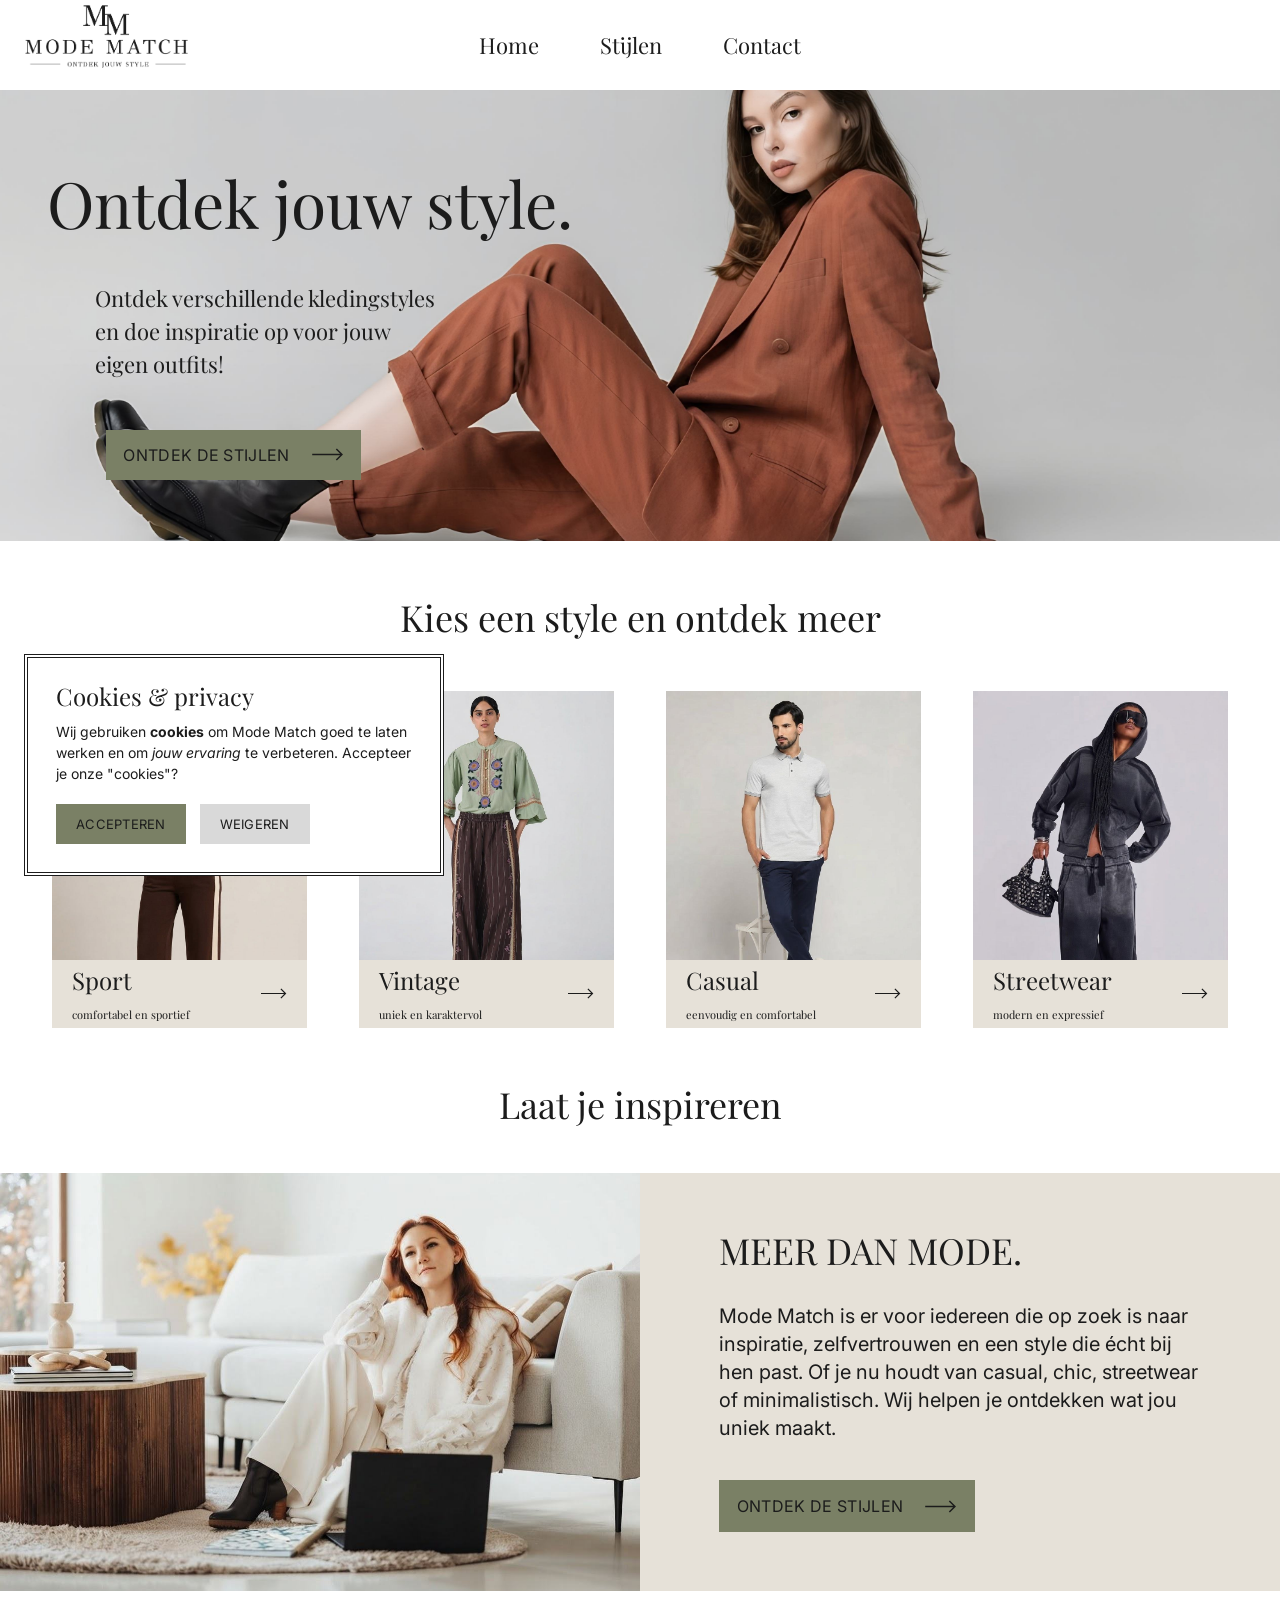
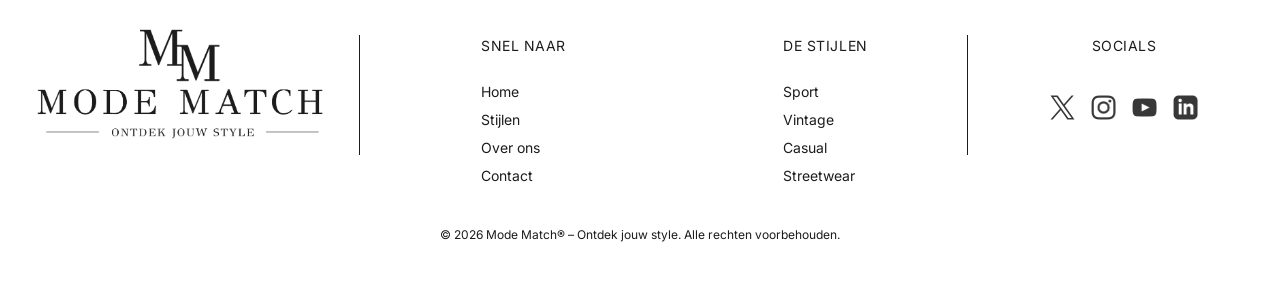
<file: index.html>
<!DOCTYPE html>
<html lang="nl">
<head>
	<meta charset="utf-8">
	<meta name="viewport" content="width=device-width, initial-scale=1">
	<meta name="author" content="Maurits T">
	<meta name="description" content="Mode Match helpt je jouw eigen kledingstijl te ontdekken. Kies een style en laat je inspireren door outfits voor elke stijl.">
	<meta name="keywords" content="mode, kledingstijlen, outfits, inspiratie, Mode Match">
	<title>Home &ndash; Mode Match&trade;</title>
	<link rel="icon" type="image/png" href="img/favicon.png">
	<link rel="preconnect" href="https://fonts.googleapis.com">
	<link rel="preconnect" href="https://fonts.gstatic.com" crossorigin>
	<link rel="stylesheet" href="https://fonts.googleapis.com/css2?family=Inter:wght@400;500&amp;family=Playfair+Display:wght@400;500;600&amp;display=swap">
	<link rel="stylesheet" type="text/css" href="css/style.css">
</head>
<body class="home">
		<header class="paginakop">
			<a class="logo" href="index.html" title="Naar de homepagina van Mode Match"><img src="img/logo.png" alt="Mode Match - Ontdek jouw style" title="Mode Match&trade; - Ontdek jouw style" width="1677" height="646"></a>
			<input type="checkbox" id="menu-schakelaar" class="menu-schakelaar">
			<label for="menu-schakelaar" class="hamburger" title="Menu openen"><span class="verborgen">Menu openen</span></label>
			<nav class="hoofdmenu">
				<h2 class="verborgen">Hoofdmenu</h2>
				<label for="menu-schakelaar" class="sluiten" title="Menu sluiten"><span class="verborgen">Menu sluiten</span></label>
				<ul>
					<li><a href="index.html" title="Naar Home">Home</a></li>
					<li><a href="index.html#stijlen" title="Naar de stijlen">Stijlen</a></li>
					<li><a href="contact.html" title="Naar Contact">Contact</a></li>
				</ul>
			</nav>
		</header>
		<main>
			<section class="hero">
				<img src="img/hero.jpg" alt="Vrouw in terracotta pak zit op de grond" title="Ontdek jouw style">
				<article class="hero-tekst">
					<h1>Ontdek jouw style.</h1>
					<p><span class="regel">Ontdek verschillende <span class="alleen-desktop">kledingstyles</span><span class="alleen-mobiel">kledingstylen</span></span> <span class="regel">en doe inspiratie op voor jouw</span> <span class="regel">eigen outfits!</span></p>
					<a class="knop knop-pijl" href="#stijlen" title="Ontdek de stijlen">Ontdek de stijlen</a>
				</article>
			</section>
			<section id="stijlen" class="stijlen">
				<h2>Kies een style en ontdek meer</h2>
				<ul class="kaarten">
					<li>
						<a href="sport.html" title="Ontdek Sport style">
							<figure>
								<img src="img/home-sport.jpg" alt="Vrouw in bruin sportjack en trainingsbroek met crèmekleurige strepen" title="Sport style">
								<figcaption>
									<h3>Sport</h3>
									<p>comfortabel en sportief</p>
								</figcaption>
							</figure>
						</a>
					</li>
					<li>
						<a href="vintage.html" title="Ontdek Vintage style">
							<figure>
								<img src="img/home-vintage.jpg" alt="Vrouw in groene vintage blouse met bloemenborduursel" title="Vintage style">
								<figcaption>
									<h3>Vintage</h3>
									<p>uniek en karaktervol</p>
								</figcaption>
							</figure>
						</a>
					</li>
					<li>
						<a href="casual.html" title="Ontdek Casual style">
							<figure>
								<img src="img/home-casual.jpg" alt="Man in wit poloshirt en donkere broek" title="Casual style">
								<figcaption>
									<h3>Casual</h3>
									<p>eenvoudig en comfortabel</p>
								</figcaption>
							</figure>
						</a>
					</li>
					<li>
						<a href="streetwear.html" title="Ontdek Streetwear style">
							<figure>
								<img src="img/home-streetwear.jpg" alt="Vrouw in grijze oversized streetwear-hoodie met tas" title="Streetwear style">
								<figcaption>
									<h3>Streetwear</h3>
									<p>modern en expressief</p>
								</figcaption>
							</figure>
						</a>
					</li>
				</ul>
			</section>
			<section id="over-ons" class="inspiratie-sectie">
				<h2>Laat je inspireren</h2>
				<section class="inspiratie">
					<h3 class="verborgen">Over Mode Match</h3>
					<figure>
						<img src="img/home-inspiratie.jpg" alt="Vrouw in witte outfit zit ontspannen op de bank" title="Laat je inspireren">
					</figure>
					<article class="inspiratie-tekst">
						<h3>Meer dan mode.</h3>
						<p>Mode Match is er voor iedereen die op zoek is naar inspiratie, zelfvertrouwen en een style die écht bij hen past. Of je nu houdt van casual, chic, streetwear of minimalistisch. Wij helpen je ontdekken wat jou uniek maakt.</p>
						<a class="knop knop-pijl" href="#stijlen" title="Ontdek de stijlen">Ontdek de stijlen</a>
					</article>
				</section>
			</section>
		</main>
		<footer class="paginavoet">
			<section class="voet-raster">
				<h2 class="verborgen">Voettekst</h2>
				<a class="voet-logo" href="index.html" title="Naar de homepagina van Mode Match"><img src="img/logo.png" alt="Mode Match - Ontdek jouw style" title="Mode Match&trade; - Ontdek jouw style" width="1677" height="646"></a>
				<nav class="voet-kolom">
					<h2>Snel naar</h2>
					<ul>
						<li><a href="index.html" title="Naar Home">Home</a></li>
						<li><a href="index.html#stijlen" title="Naar de stijlen">Stijlen</a></li>
						<li><a href="index.html#over-ons" title="Meer over Mode Match">Over ons</a></li>
						<li><a href="contact.html" title="Naar Contact">Contact</a></li>
					</ul>
				</nav>
				<nav class="voet-kolom">
					<h2>De stijlen</h2>
					<ul>
						<li><a href="sport.html" title="Naar Sport style">Sport</a></li>
						<li><a href="vintage.html" title="Naar Vintage style">Vintage</a></li>
						<li><a href="casual.html" title="Naar Casual style">Casual</a></li>
						<li><a href="streetwear.html" title="Naar Streetwear style">Streetwear</a></li>
					</ul>
				</nav>
				<section class="voet-socials">
					<h2>Socials</h2>
					<ul class="socials-lijst">
						<li><a href="https://x.com" target="_blank" rel="noopener" title="Mode Match op X"><img src="img/social-x.png" alt="X" title="X"></a></li>
						<li><a href="https://www.instagram.com" target="_blank" rel="noopener" title="Mode Match op Instagram"><img src="img/social-instagram.png" alt="Instagram" title="Instagram"></a></li>
						<li><a href="https://www.youtube.com" target="_blank" rel="noopener" title="Mode Match op YouTube"><img src="img/social-youtube.png" alt="YouTube" title="YouTube"></a></li>
						<li><a href="https://www.linkedin.com" target="_blank" rel="noopener" title="Mode Match op LinkedIn"><img src="img/social-linkedin.png" alt="LinkedIn" title="LinkedIn"></a></li>
					</ul>
				</section>
			</section>
			<small class="copyright">&copy; 2026 Mode Match&reg; &ndash; Ontdek jouw style. Alle rechten voorbehouden.</small>
		</footer>
		<input type="checkbox" id="cookies-schakelaar" class="cookies-schakelaar">
		<aside id="cookies" class="cookies">
			<h2>Cookies &amp; privacy</h2>
			<p>Wij gebruiken <strong>cookies</strong> om Mode Match goed te laten werken en om <em>jouw ervaring</em> te verbeteren. Accepteer je onze &quot;cookies&quot;?</p>
			<section class="cookies-knoppen">
				<h3 class="verborgen">Maak je keuze</h3>
				<label for="cookies-schakelaar" class="knop" title="Cookies accepteren">Accepteren</label>
				<label for="cookies-schakelaar" class="knop knop-grijs" title="Cookies weigeren">Weigeren</label>
			</section>
		</aside>
	</body>
</html>
</file>
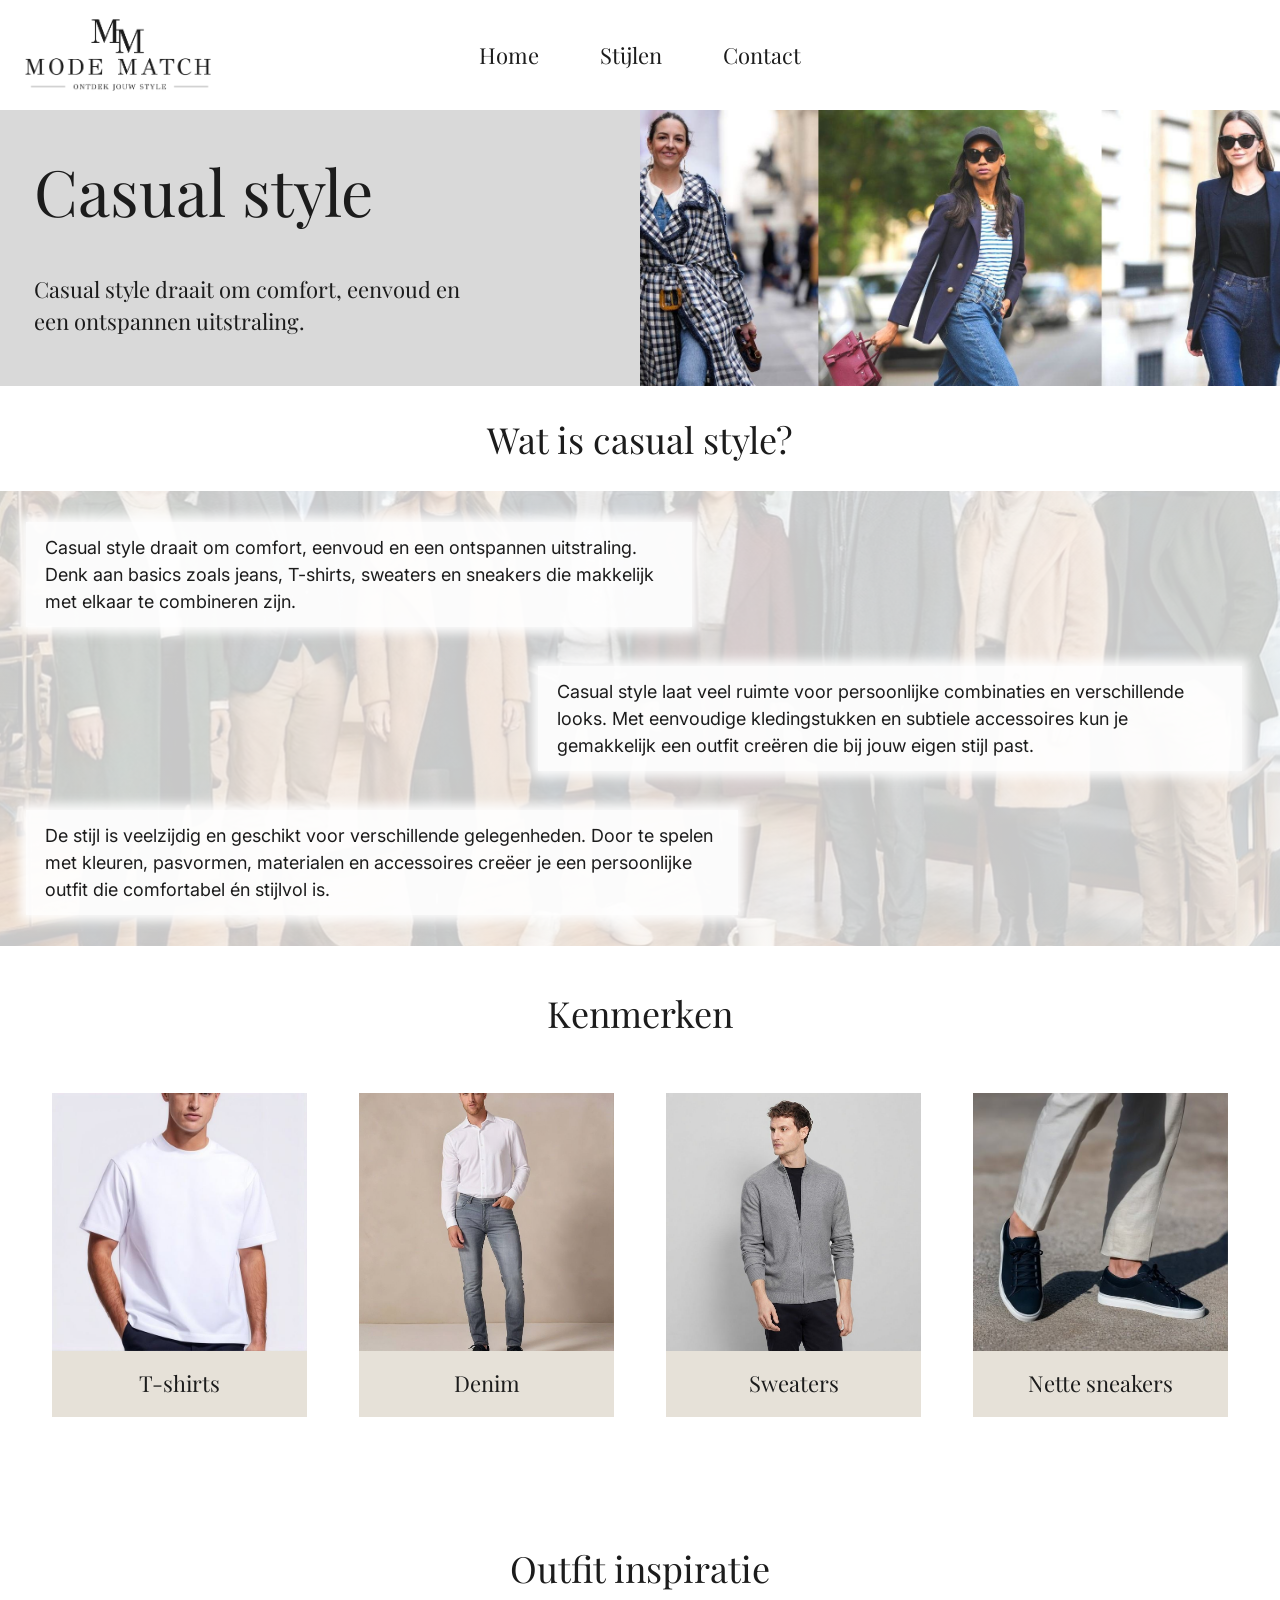
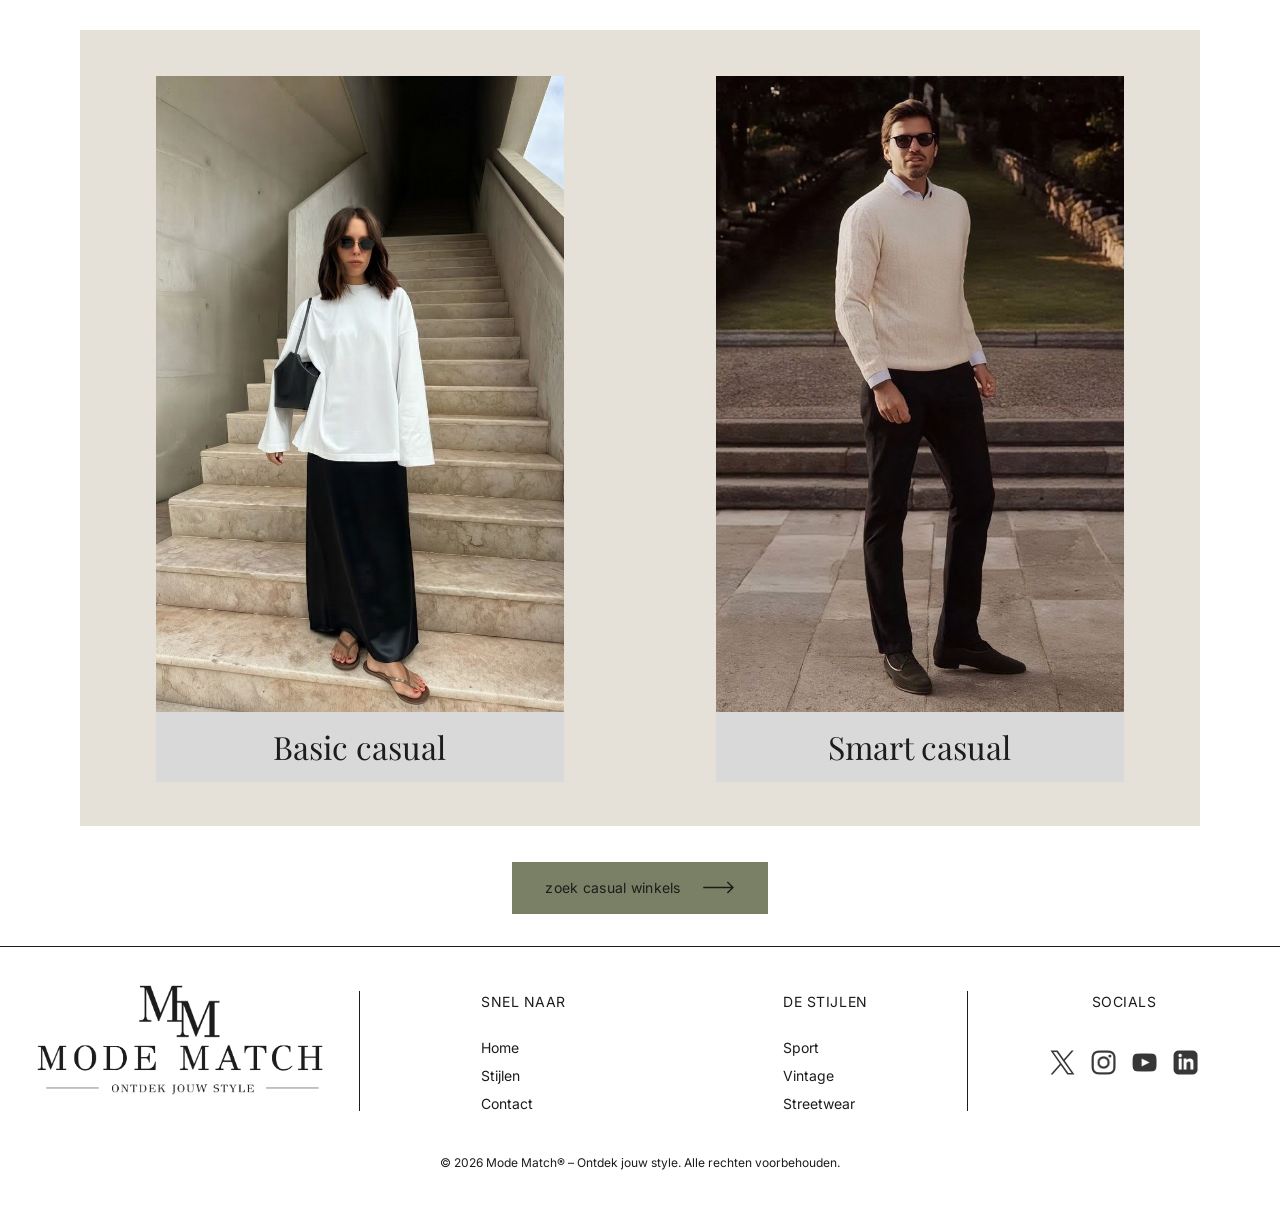
<file: casual.html>
<!DOCTYPE html>
<html lang="nl">
<head>
	<meta charset="utf-8">
	<meta name="viewport" content="width=device-width, initial-scale=1">
	<meta name="author" content="Maurits T">
	<meta name="description" content="Ontdek casual style: eenvoudige, comfortabele basics voor een ontspannen look. Bekijk kenmerken en outfit inspiratie bij Mode Match.">
	<meta name="keywords" content="mode, kledingstijlen, outfits, inspiratie, Mode Match">
	<title>Casual style &ndash; Mode Match&trade;</title>
	<link rel="icon" type="image/png" href="img/favicon.png">
	<link rel="preconnect" href="https://fonts.googleapis.com">
	<link rel="preconnect" href="https://fonts.gstatic.com" crossorigin>
	<link rel="stylesheet" href="https://fonts.googleapis.com/css2?family=Inter:wght@400;500&amp;family=Playfair+Display:wght@400;500;600&amp;display=swap">
	<link rel="stylesheet" type="text/css" href="css/style.css">
</head>
<body class="stijlpagina">
		<header class="paginakop">
			<a class="logo" href="index.html" title="Naar de homepagina van Mode Match"><img src="img/logo.png" alt="Mode Match - Ontdek jouw style" title="Mode Match&trade; - Ontdek jouw style" width="1677" height="646"></a>
			<input type="checkbox" id="menu-schakelaar" class="menu-schakelaar">
			<label for="menu-schakelaar" class="hamburger" title="Menu openen"><span class="verborgen">Menu openen</span></label>
			<nav class="hoofdmenu">
				<h2 class="verborgen">Hoofdmenu</h2>
				<label for="menu-schakelaar" class="sluiten" title="Menu sluiten"><span class="verborgen">Menu sluiten</span></label>
				<ul>
					<li><a href="index.html" title="Naar Home">Home</a></li>
					<li><a href="index.html#stijlen" title="Naar de stijlen">Stijlen</a></li>
					<li><a href="contact.html" title="Naar Contact">Contact</a></li>
				</ul>
			</nav>
		</header>
		<main>
			<section class="intro">
				<article class="intro-tekst">
					<h1>Casual style</h1>
					<p><span class="regel">Casual style draait om comfort, eenvoud en</span> <span class="regel">een ontspannen uitstraling.</span></p>
				</article>
				<figure>
					<img src="img/casual-banner.jpg" alt="Drie vrouwen in casual stadskleding op straat" title="Casual style">
				</figure>
			</section>
			<section class="uitleg">
				<h2>Wat is casual style?</h2>
				<section class="uitleg-vlak uitleg-casual">
					<h3 class="verborgen">Over casual style</h3>
					<p>Casual style draait om comfort, eenvoud en een ontspannen uitstraling. Denk aan basics zoals jeans, T-shirts, sweaters en sneakers die makkelijk met elkaar te combineren zijn.</p>
					<p>Casual style laat veel ruimte voor persoonlijke combinaties en verschillende looks. Met eenvoudige kledingstukken en subtiele accessoires kun je gemakkelijk een outfit creëren die bij jouw eigen stijl past.</p>
					<p>De stijl is veelzijdig en geschikt voor verschillende gelegenheden. Door te spelen met kleuren, pasvormen, materialen en accessoires creëer je een persoonlijke outfit die comfortabel én stijlvol is.</p>
				</section>
			</section>
			<section class="kenmerken">
				<h2>Kenmerken</h2>
				<ul class="kenmerken-lijst">
					<li>
						<figure>
							<img src="img/casual-tshirts.jpg" alt="Man in wit T-shirt" title="T-shirts">
							<figcaption>T-shirts</figcaption>
						</figure>
					</li>
					<li>
						<figure>
							<img src="img/casual-denim.jpg" alt="Man in wit overhemd en grijze jeans" title="Denim">
							<figcaption>Denim</figcaption>
						</figure>
					</li>
					<li>
						<figure>
							<img src="img/casual-sweaters.jpg" alt="Man in grijze sweater met rits" title="Sweaters">
							<figcaption>Sweaters</figcaption>
						</figure>
					</li>
					<li>
						<figure>
							<img src="img/casual-sneakers.jpg" alt="Donkerblauwe nette sneakers bij een lichte broek" title="Nette sneakers">
							<figcaption>Nette sneakers</figcaption>
						</figure>
					</li>
				</ul>
			</section>
			<section class="outfit">
				<h2>Outfit inspiratie</h2>
				<section class="outfit-vlak">
					<h3 class="verborgen">Outfits in casual style</h3>
					<figure>
						<img src="img/casual-basic.jpg" alt="Vrouw in witte trui en zwarte rok op een stenen trap" title="Basic casual">
						<figcaption>Basic casual</figcaption>
					</figure>
					<figure>
						<img src="img/casual-smart.jpg" alt="Man in crèmekleurige trui en zwarte broek in een park" title="Smart casual">
						<figcaption>Smart casual</figcaption>
					</figure>
				</section>
			</section>
			<section class="winkelknop">
				<h2 class="verborgen">Winkels</h2>
				<a class="knop knop-pijl" href="https://www.google.com/maps/search/kleding+winkels" target="_blank" rel="noopener" title="zoek casual winkels (opent in een nieuw tabblad)">zoek casual winkels</a>
			</section>
		</main>
		<footer class="paginavoet">
			<section class="voet-raster">
				<h2 class="verborgen">Voettekst</h2>
				<a class="voet-logo" href="index.html" title="Naar de homepagina van Mode Match"><img src="img/logo.png" alt="Mode Match - Ontdek jouw style" title="Mode Match&trade; - Ontdek jouw style" width="1677" height="646"></a>
				<nav class="voet-kolom">
					<h2>Snel naar</h2>
					<ul>
						<li><a href="index.html" title="Naar Home">Home</a></li>
						<li><a href="index.html#stijlen" title="Naar de stijlen">Stijlen</a></li>
						<li class="alleen-mobiel"><a href="index.html#over-ons" title="Meer over Mode Match">Over ons</a></li>
						<li><a href="contact.html" title="Naar Contact">Contact</a></li>
					</ul>
				</nav>
				<nav class="voet-kolom">
					<h2>De stijlen</h2>
					<ul>
						<li><a href="sport.html" title="Naar Sport style">Sport</a></li>
						<li><a href="vintage.html" title="Naar Vintage style">Vintage</a></li>
						<li class="alleen-mobiel"><a href="casual.html" title="Naar Casual style">Casual</a></li>
						<li><a href="streetwear.html" title="Naar Streetwear style">Streetwear</a></li>
					</ul>
				</nav>
				<section class="voet-socials">
					<h2>Socials</h2>
					<ul class="socials-lijst">
						<li><a href="https://x.com" target="_blank" rel="noopener" title="Mode Match op X"><img src="img/social-x.png" alt="X" title="X"></a></li>
						<li><a href="https://www.instagram.com" target="_blank" rel="noopener" title="Mode Match op Instagram"><img src="img/social-instagram.png" alt="Instagram" title="Instagram"></a></li>
						<li><a href="https://www.youtube.com" target="_blank" rel="noopener" title="Mode Match op YouTube"><img src="img/social-youtube.png" alt="YouTube" title="YouTube"></a></li>
						<li><a href="https://www.linkedin.com" target="_blank" rel="noopener" title="Mode Match op LinkedIn"><img src="img/social-linkedin.png" alt="LinkedIn" title="LinkedIn"></a></li>
					</ul>
				</section>
			</section>
			<small class="copyright">&copy; 2026 Mode Match&reg; &ndash; Ontdek jouw style. Alle rechten voorbehouden.</small>
		</footer>
	</body>
</html>
</file>
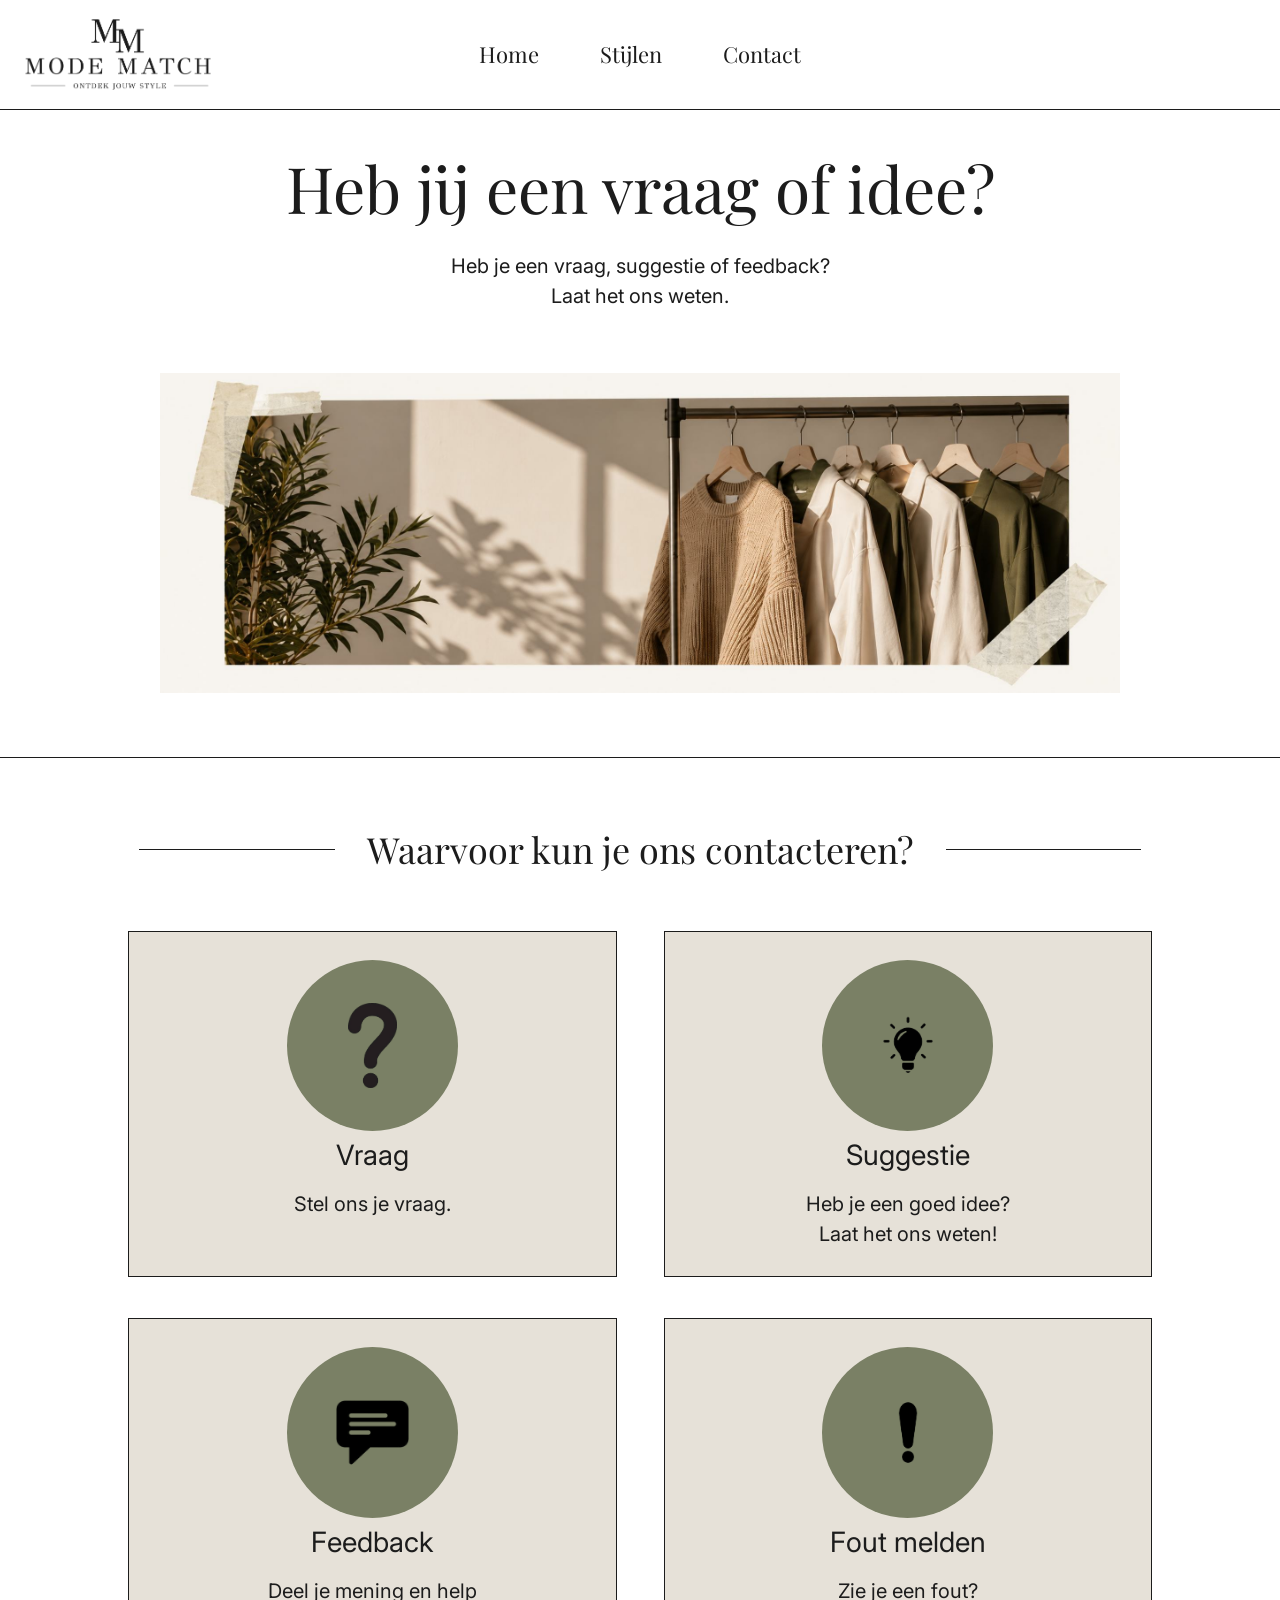
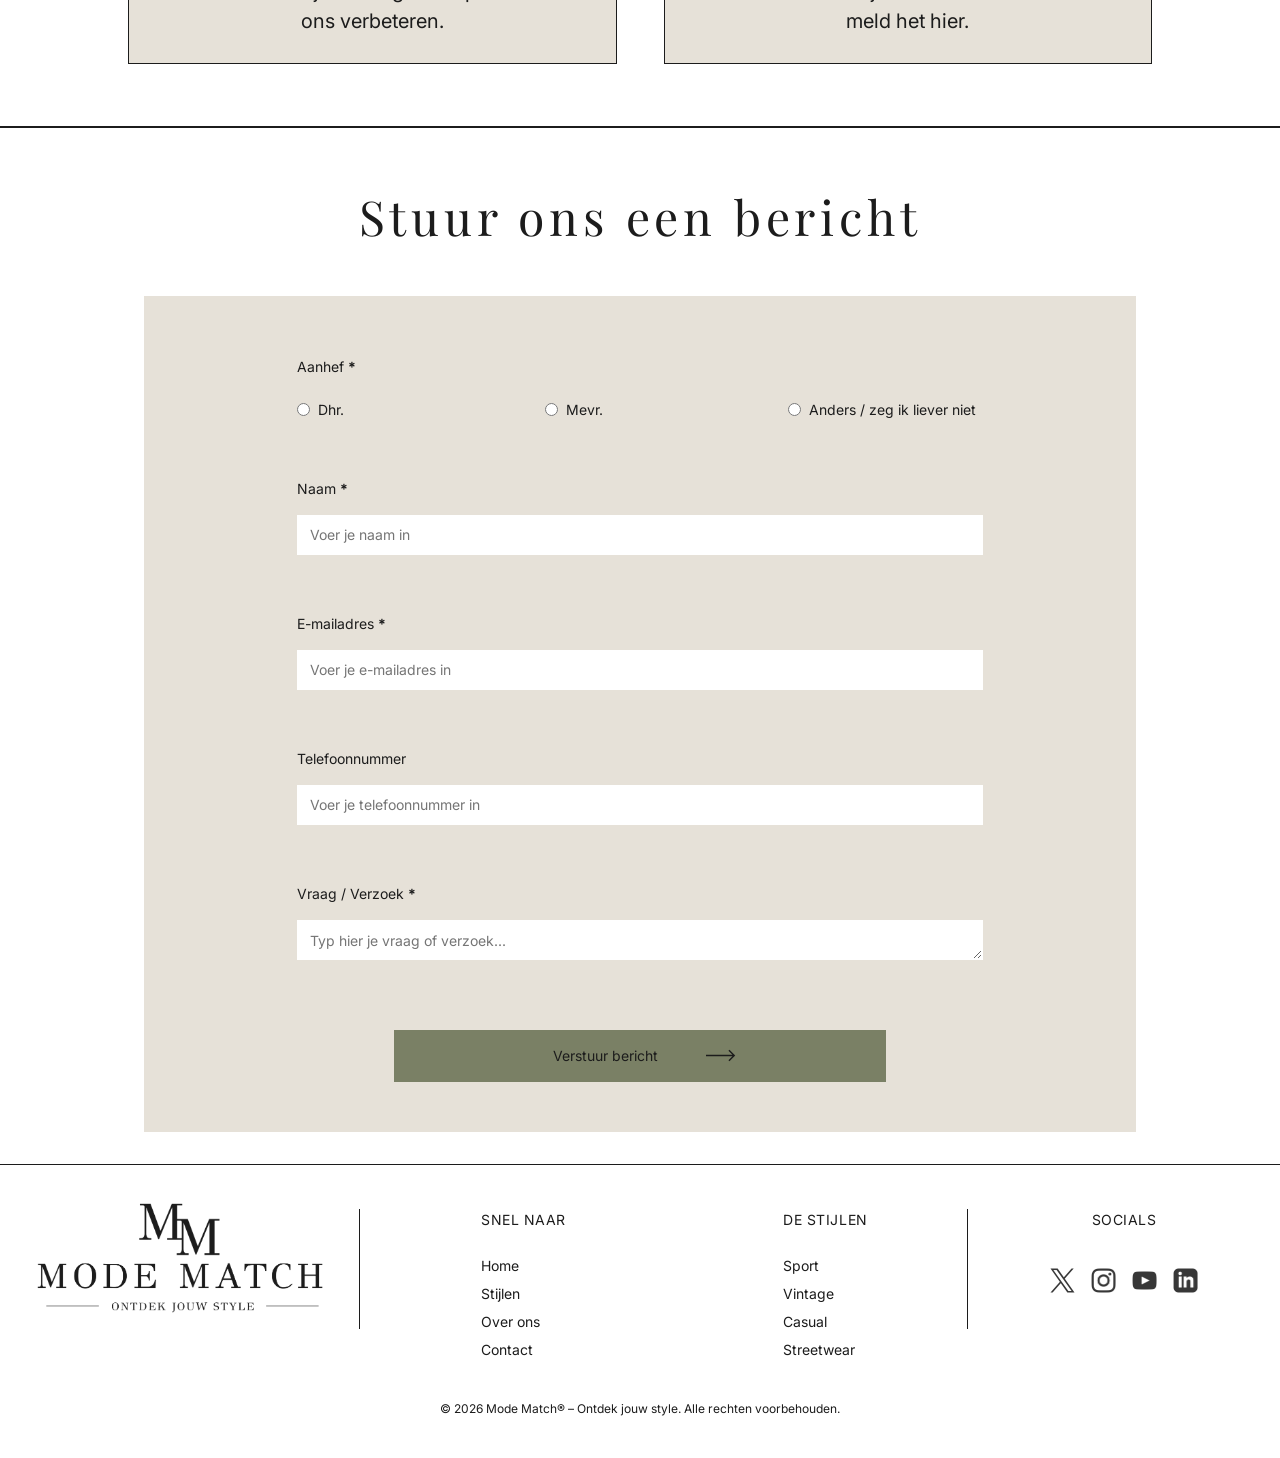
<file: contact.html>
<!DOCTYPE html>
<html lang="nl">
<head>
	<meta charset="utf-8">
	<meta name="viewport" content="width=device-width, initial-scale=1">
	<meta name="author" content="Maurits T">
	<meta name="description" content="Heb je een vraag, suggestie of feedback? Neem contact op met Mode Match via het formulier. Wij reageren binnen 24 uur.">
	<meta name="keywords" content="mode, kledingstijlen, outfits, inspiratie, Mode Match">
	<title>Contact &ndash; Mode Match&trade;</title>
	<link rel="icon" type="image/png" href="img/favicon.png">
	<link rel="preconnect" href="https://fonts.googleapis.com">
	<link rel="preconnect" href="https://fonts.gstatic.com" crossorigin>
	<link rel="stylesheet" href="https://fonts.googleapis.com/css2?family=Inter:wght@400;500&amp;family=Playfair+Display:wght@400;500;600&amp;display=swap">
	<link rel="stylesheet" type="text/css" href="css/style.css">
</head>
<body class="contact">
		<header class="paginakop">
			<a class="logo" href="index.html" title="Naar de homepagina van Mode Match"><img src="img/logo.png" alt="Mode Match - Ontdek jouw style" title="Mode Match&trade; - Ontdek jouw style" width="1677" height="646"></a>
			<input type="checkbox" id="menu-schakelaar" class="menu-schakelaar">
			<label for="menu-schakelaar" class="hamburger" title="Menu openen"><span class="verborgen">Menu openen</span></label>
			<nav class="hoofdmenu">
				<h2 class="verborgen">Hoofdmenu</h2>
				<label for="menu-schakelaar" class="sluiten" title="Menu sluiten"><span class="verborgen">Menu sluiten</span></label>
				<ul>
					<li><a href="index.html" title="Naar Home">Home</a></li>
					<li><a href="index.html#stijlen" title="Naar de stijlen">Stijlen</a></li>
					<li><a href="contact.html" title="Naar Contact">Contact</a></li>
				</ul>
			</nav>
		</header>
		<main>
			<section class="contact-intro">
				<h1>Heb jij een vraag of idee?</h1>
				<p><span class="regel">Heb je een vraag, suggestie of feedback?</span> <span class="regel">Laat het ons weten.</span></p>
				<img src="img/contact-banner.jpg" alt="Kledingrek met truien en overhemden naast een plant" title="Mode Match kledingrek" width="2172" height="724">
			</section>
			<section class="contact-redenen">
				<h2>Waarvoor kun je ons contacteren?</h2>
				<section class="redenen">
					<h3 class="verborgen">Redenen om contact op te nemen</h3>
					<article>
						<span class="icoon-cirkel"><img src="img/icoon-vraag.png" alt="Vraagteken-icoon" title="Vraag"></span>
						<h3>Vraag</h3>
						<p>Stel ons je vraag.</p>
					</article>
					<article>
						<span class="icoon-cirkel"><img src="img/icoon-suggestie.png" alt="Gloeilamp-icoon" title="Suggestie"></span>
						<h3>Suggestie</h3>
						<p><span class="regel">Heb je een goed idee?</span> <span class="regel">Laat het ons weten!</span></p>
					</article>
					<article>
						<span class="icoon-cirkel"><img src="img/icoon-feedback.png" alt="Tekstballon-icoon" title="Feedback"></span>
						<h3>Feedback</h3>
						<p><span class="regel">Deel je mening en help</span> <span class="regel">ons verbeteren.</span></p>
					</article>
					<article>
						<span class="icoon-cirkel"><img src="img/icoon-fout.png" alt="Uitroepteken-icoon" title="Fout melden"></span>
						<h3>Fout melden</h3>
						<p><span class="regel">Zie je een fout?</span> <span class="regel">meld het hier.</span></p>
					</article>
				</section>
			</section>
			<section class="contact-formulier">
				<h2>Stuur ons een bericht</h2>
				<form action="contact.html#bericht-verstuurd" method="get">
					<fieldset>
						<legend>Aanhef <strong>*</strong></legend>
						<section class="aanhef-keuze">
							<label for="aanhef-dhr"><input type="radio" id="aanhef-dhr" name="aanhef" value="dhr" required>Dhr.</label>
							<label for="aanhef-mevr"><input type="radio" id="aanhef-mevr" name="aanhef" value="mevr">Mevr.</label>
							<label for="aanhef-anders"><input type="radio" id="aanhef-anders" name="aanhef" value="anders">Anders / zeg ik liever niet</label>
						</section>
					</fieldset>
					<p class="veld">
						<label for="naam">Naam <strong>*</strong></label>
						<input type="text" id="naam" name="naam" placeholder="Voer je naam in" required>
					</p>
					<p class="veld">
						<label for="email">E-mailadres <strong>*</strong></label>
						<input type="email" id="email" name="email" placeholder="Voer je e-mailadres in" required>
					</p>
					<p class="veld">
						<label for="telefoon">Telefoonnummer</label>
						<input type="tel" id="telefoon" name="telefoon" placeholder="Voer je telefoonnummer in">
					</p>
					<p class="veld">
						<label for="vraag">Vraag / Verzoek <strong>*</strong></label>
						<textarea id="vraag" name="vraag" rows="1" placeholder="Typ hier je vraag of verzoek..." required></textarea>
					</p>
					<input type="submit" class="verstuur" value="Verstuur bericht">
				</form>
			</section>
			<aside id="bericht-verstuurd" class="bevestiging">
				<h2>Bericht verstuurd!</h2>
				<p>Wij zullen binnen 24 uur reageren.</p>
				<a class="knop" href="contact.html" title="Sluit dit bericht">Sluiten</a>
			</aside>
		</main>
		<footer class="paginavoet">
			<section class="voet-raster">
				<h2 class="verborgen">Voettekst</h2>
				<a class="voet-logo" href="index.html" title="Naar de homepagina van Mode Match"><img src="img/logo.png" alt="Mode Match - Ontdek jouw style" title="Mode Match&trade; - Ontdek jouw style" width="1677" height="646"></a>
				<nav class="voet-kolom">
					<h2>Snel naar</h2>
					<ul>
						<li><a href="index.html" title="Naar Home">Home</a></li>
						<li><a href="index.html#stijlen" title="Naar de stijlen">Stijlen</a></li>
						<li><a href="index.html#over-ons" title="Meer over Mode Match">Over ons</a></li>
						<li><a href="contact.html" title="Naar Contact">Contact</a></li>
					</ul>
				</nav>
				<nav class="voet-kolom">
					<h2>De stijlen</h2>
					<ul>
						<li><a href="sport.html" title="Naar Sport style">Sport</a></li>
						<li><a href="vintage.html" title="Naar Vintage style">Vintage</a></li>
						<li><a href="casual.html" title="Naar Casual style">Casual</a></li>
						<li><a href="streetwear.html" title="Naar Streetwear style">Streetwear</a></li>
					</ul>
				</nav>
				<section class="voet-socials">
					<h2>Socials</h2>
					<ul class="socials-lijst">
						<li><a href="https://x.com" target="_blank" rel="noopener" title="Mode Match op X"><img src="img/social-x.png" alt="X" title="X"></a></li>
						<li><a href="https://www.instagram.com" target="_blank" rel="noopener" title="Mode Match op Instagram"><img src="img/social-instagram.png" alt="Instagram" title="Instagram"></a></li>
						<li><a href="https://www.youtube.com" target="_blank" rel="noopener" title="Mode Match op YouTube"><img src="img/social-youtube.png" alt="YouTube" title="YouTube"></a></li>
						<li><a href="https://www.linkedin.com" target="_blank" rel="noopener" title="Mode Match op LinkedIn"><img src="img/social-linkedin.png" alt="LinkedIn" title="LinkedIn"></a></li>
					</ul>
				</section>
			</section>
			<small class="copyright">&copy; 2026 Mode Match&reg; &ndash; Ontdek jouw style. Alle rechten voorbehouden.</small>
		</footer>
	</body>
</html>
</file>
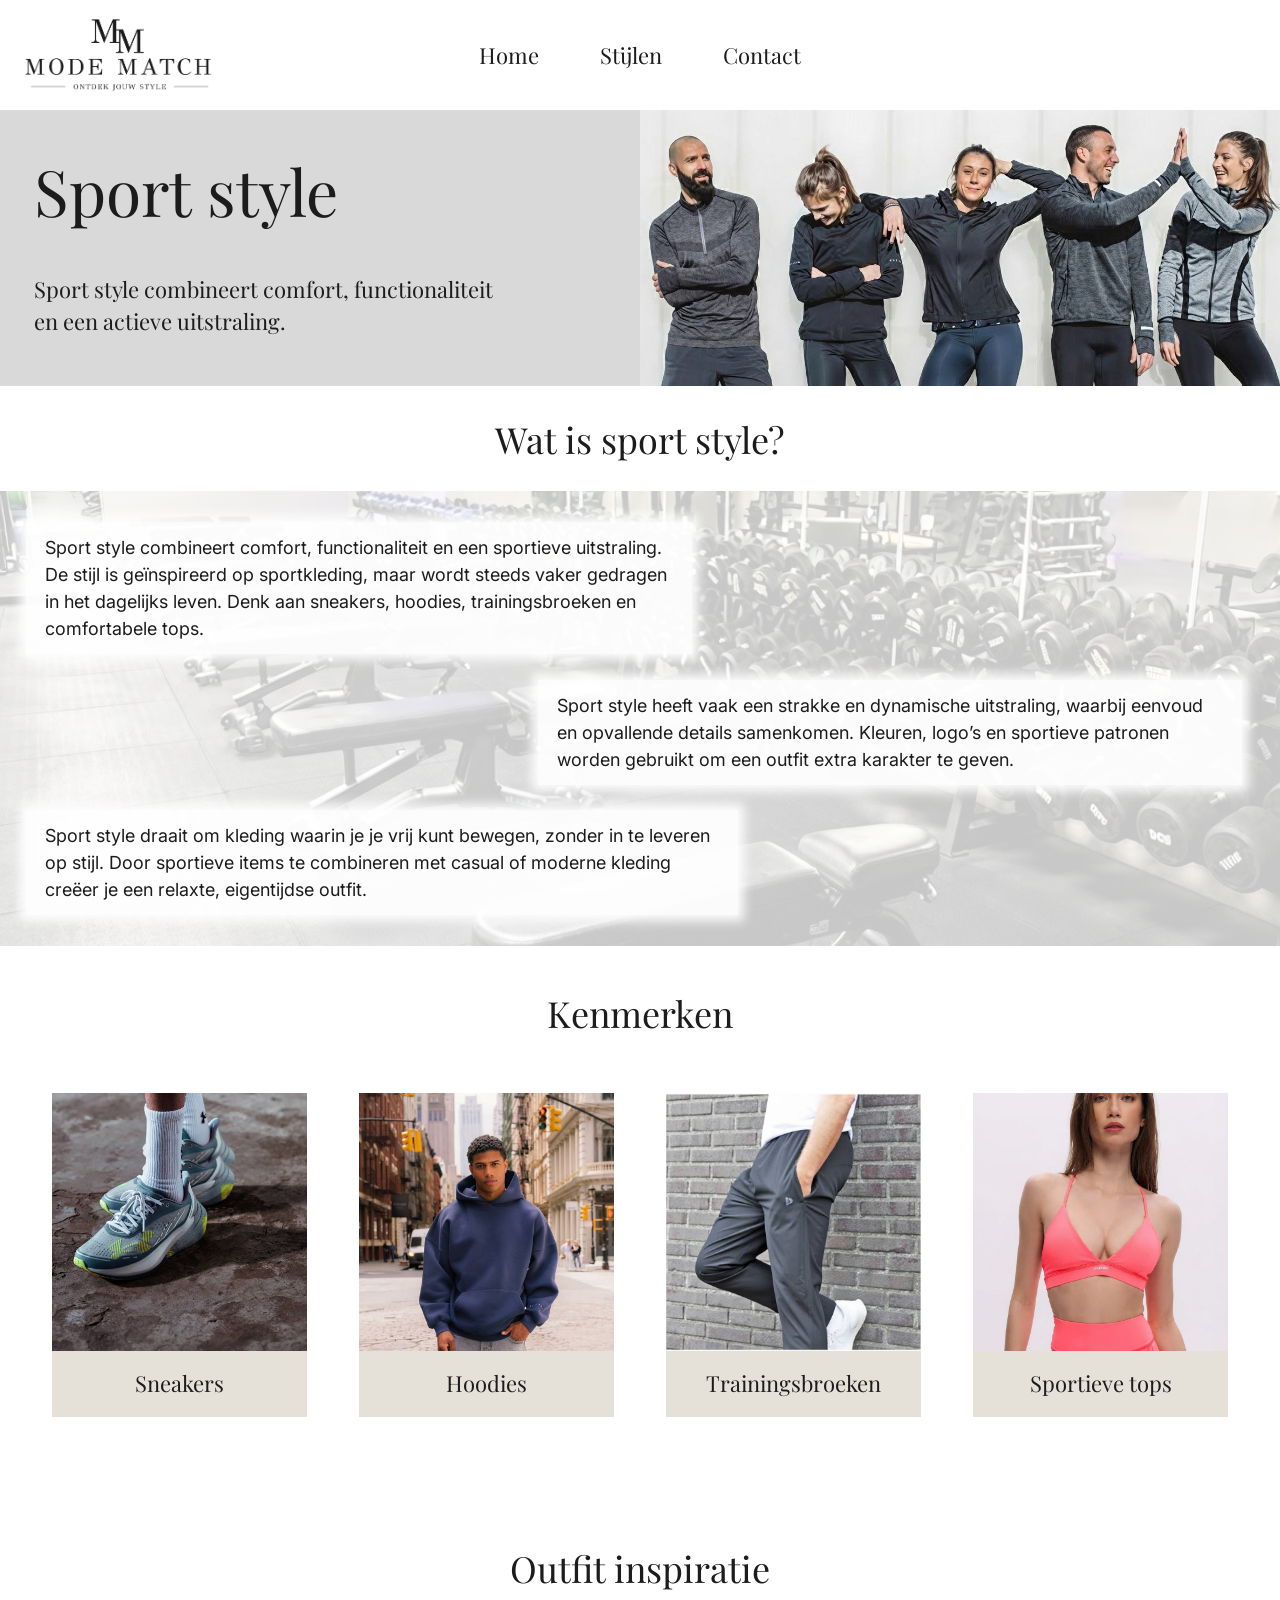
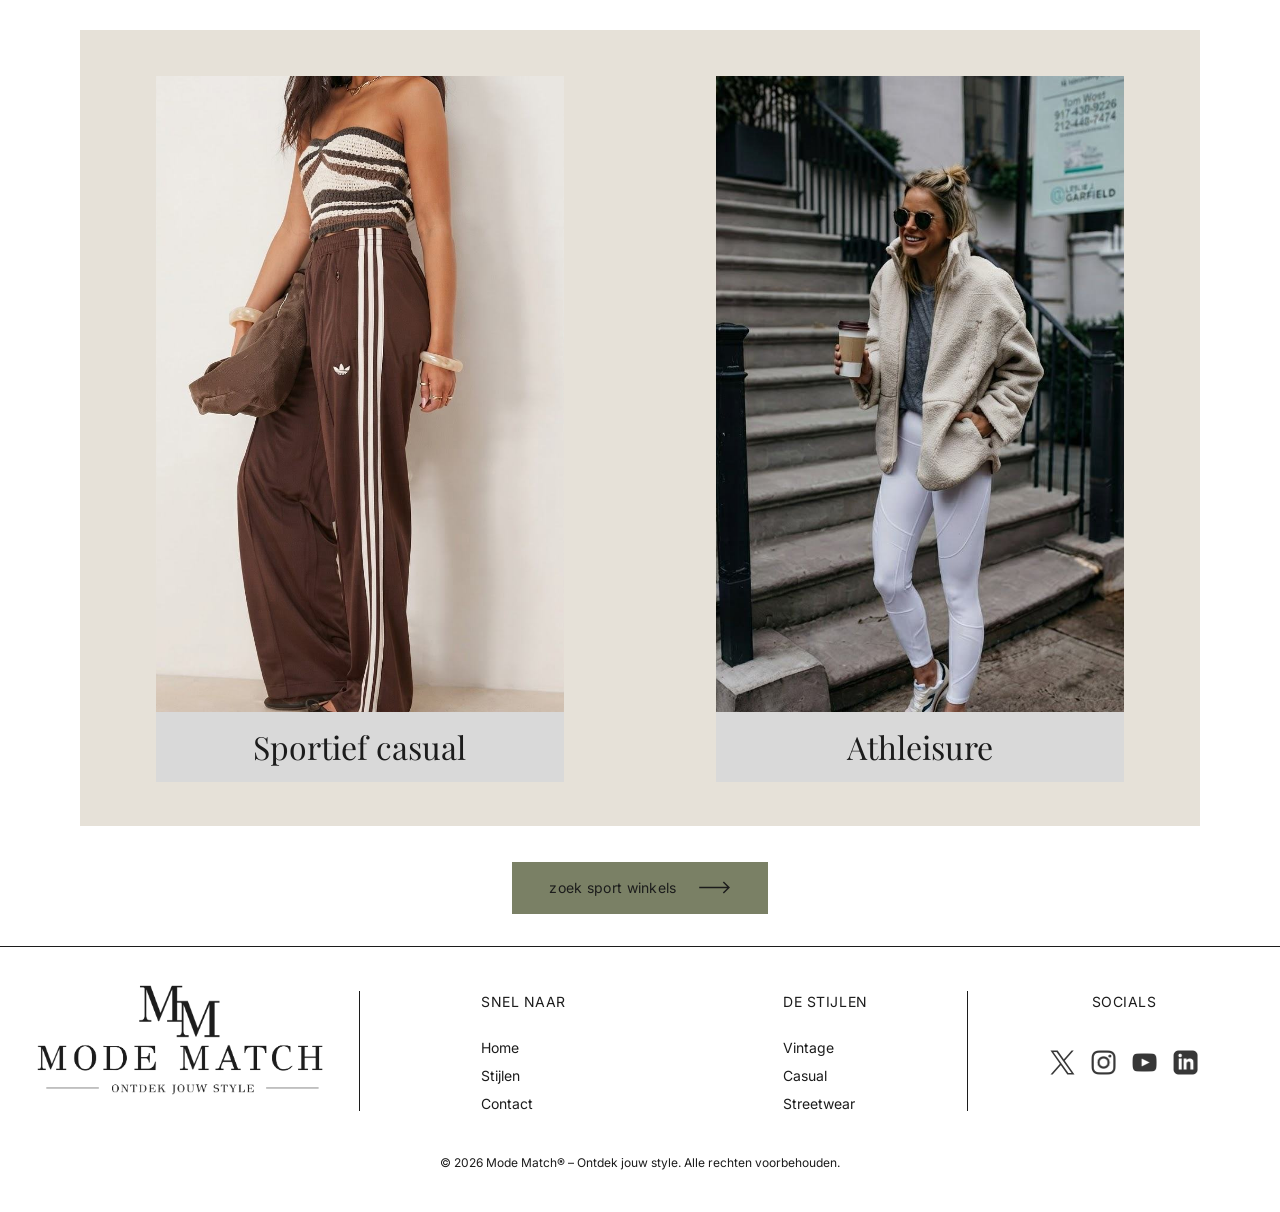
<file: sport.html>
<!DOCTYPE html>
<html lang="nl">
<head>
	<meta charset="utf-8">
	<meta name="viewport" content="width=device-width, initial-scale=1">
	<meta name="author" content="Maurits T">
	<meta name="description" content="Ontdek sport style: comfortabele, functionele kleding met een actieve uitstraling. Bekijk kenmerken en outfit inspiratie bij Mode Match.">
	<meta name="keywords" content="mode, kledingstijlen, outfits, inspiratie, Mode Match">
	<title>Sport style &ndash; Mode Match&trade;</title>
	<link rel="icon" type="image/png" href="img/favicon.png">
	<link rel="preconnect" href="https://fonts.googleapis.com">
	<link rel="preconnect" href="https://fonts.gstatic.com" crossorigin>
	<link rel="stylesheet" href="https://fonts.googleapis.com/css2?family=Inter:wght@400;500&amp;family=Playfair+Display:wght@400;500;600&amp;display=swap">
	<link rel="stylesheet" type="text/css" href="css/style.css">
</head>
<body class="stijlpagina">
		<header class="paginakop">
			<a class="logo" href="index.html" title="Naar de homepagina van Mode Match"><img src="img/logo.png" alt="Mode Match - Ontdek jouw style" title="Mode Match&trade; - Ontdek jouw style" width="1677" height="646"></a>
			<input type="checkbox" id="menu-schakelaar" class="menu-schakelaar">
			<label for="menu-schakelaar" class="hamburger" title="Menu openen"><span class="verborgen">Menu openen</span></label>
			<nav class="hoofdmenu">
				<h2 class="verborgen">Hoofdmenu</h2>
				<label for="menu-schakelaar" class="sluiten" title="Menu sluiten"><span class="verborgen">Menu sluiten</span></label>
				<ul>
					<li><a href="index.html" title="Naar Home">Home</a></li>
					<li><a href="index.html#stijlen" title="Naar de stijlen">Stijlen</a></li>
					<li><a href="contact.html" title="Naar Contact">Contact</a></li>
				</ul>
			</nav>
		</header>
		<main>
			<section class="intro">
				<article class="intro-tekst">
					<h1>Sport style</h1>
					<p><span class="regel">Sport style combineert comfort, functionaliteit</span> <span class="regel">en een actieve uitstraling.</span></p>
				</article>
				<figure>
					<img src="img/sport-banner.jpg" alt="Vijf mensen in sportkleding staan samen en geven elkaar een high five" title="Sport style">
				</figure>
			</section>
			<section class="uitleg">
				<h2>Wat is sport style?</h2>
				<section class="uitleg-vlak uitleg-sport">
					<h3 class="verborgen">Over sport style</h3>
					<p>Sport style combineert comfort, functionaliteit en een sportieve uitstraling. De stijl is geïnspireerd op sportkleding, maar wordt steeds vaker gedragen in het dagelijks leven. Denk aan sneakers, hoodies, trainingsbroeken en comfortabele tops.</p>
					<p>Sport style heeft vaak een strakke en dynamische uitstraling, waarbij eenvoud en opvallende details samenkomen. Kleuren, logo’s en sportieve patronen worden gebruikt om een outfit extra karakter te geven.</p>
					<p>Sport style draait om kleding waarin je je vrij kunt bewegen, zonder in te leveren op stijl. Door sportieve items te combineren met casual of moderne kleding creëer je een relaxte, eigentijdse outfit.</p>
				</section>
			</section>
			<section class="kenmerken">
				<h2>Kenmerken</h2>
				<ul class="kenmerken-lijst">
					<li>
						<figure>
							<img src="img/sport-sneakers.jpg" alt="Blauwgrijze hardloopsneakers met neongele details" title="Sneakers">
							<figcaption>Sneakers</figcaption>
						</figure>
					</li>
					<li>
						<figure>
							<img src="img/sport-hoodies.jpg" alt="Man in donkerblauwe oversized hoodie op straat" title="Hoodies">
							<figcaption>Hoodies</figcaption>
						</figure>
					</li>
					<li>
						<figure>
							<img src="img/sport-trainingsbroeken.jpg" alt="Donkergrijze trainingsbroek tegen een bakstenen muur" title="Trainingsbroeken">
							<figcaption>Trainingsbroeken</figcaption>
						</figure>
					</li>
					<li>
						<figure>
							<img src="img/sport-tops.jpg" alt="Vrouw in roze sporttop" title="Sportieve tops">
							<figcaption>Sportieve tops</figcaption>
						</figure>
					</li>
				</ul>
			</section>
			<section class="outfit">
				<h2>Outfit inspiratie</h2>
				<section class="outfit-vlak">
					<h3 class="verborgen">Outfits in sport style</h3>
					<figure>
						<img src="img/sport-sportief-casual.jpg" alt="Vrouw in bruine trainingsbroek met witte strepen en gebreide top" title="Sportief casual">
						<figcaption>Sportief casual</figcaption>
					</figure>
					<figure>
						<img src="img/sport-athleisure.jpg" alt="Vrouw in witte legging en beige fleecejas op een trap" title="Athleisure">
						<figcaption>Athleisure</figcaption>
					</figure>
				</section>
			</section>
			<section class="winkelknop">
				<h2 class="verborgen">Winkels</h2>
				<a class="knop knop-pijl" href="https://www.google.com/maps/search/sportkleding+winkels" target="_blank" rel="noopener" title="zoek sport winkels (opent in een nieuw tabblad)">zoek sport winkels</a>
			</section>
		</main>
		<footer class="paginavoet">
			<section class="voet-raster">
				<h2 class="verborgen">Voettekst</h2>
				<a class="voet-logo" href="index.html" title="Naar de homepagina van Mode Match"><img src="img/logo.png" alt="Mode Match - Ontdek jouw style" title="Mode Match&trade; - Ontdek jouw style" width="1677" height="646"></a>
				<nav class="voet-kolom">
					<h2>Snel naar</h2>
					<ul>
						<li><a href="index.html" title="Naar Home">Home</a></li>
						<li><a href="index.html#stijlen" title="Naar de stijlen">Stijlen</a></li>
						<li class="alleen-mobiel"><a href="index.html#over-ons" title="Meer over Mode Match">Over ons</a></li>
						<li><a href="contact.html" title="Naar Contact">Contact</a></li>
					</ul>
				</nav>
				<nav class="voet-kolom">
					<h2>De stijlen</h2>
					<ul>
						<li class="alleen-mobiel"><a href="sport.html" title="Naar Sport style">Sport</a></li>
						<li><a href="vintage.html" title="Naar Vintage style">Vintage</a></li>
						<li><a href="casual.html" title="Naar Casual style">Casual</a></li>
						<li><a href="streetwear.html" title="Naar Streetwear style">Streetwear</a></li>
					</ul>
				</nav>
				<section class="voet-socials">
					<h2>Socials</h2>
					<ul class="socials-lijst">
						<li><a href="https://x.com" target="_blank" rel="noopener" title="Mode Match op X"><img src="img/social-x.png" alt="X" title="X"></a></li>
						<li><a href="https://www.instagram.com" target="_blank" rel="noopener" title="Mode Match op Instagram"><img src="img/social-instagram.png" alt="Instagram" title="Instagram"></a></li>
						<li><a href="https://www.youtube.com" target="_blank" rel="noopener" title="Mode Match op YouTube"><img src="img/social-youtube.png" alt="YouTube" title="YouTube"></a></li>
						<li><a href="https://www.linkedin.com" target="_blank" rel="noopener" title="Mode Match op LinkedIn"><img src="img/social-linkedin.png" alt="LinkedIn" title="LinkedIn"></a></li>
					</ul>
				</section>
			</section>
			<small class="copyright">&copy; 2026 Mode Match&reg; &ndash; Ontdek jouw style. Alle rechten voorbehouden.</small>
		</footer>
	</body>
</html>
</file>
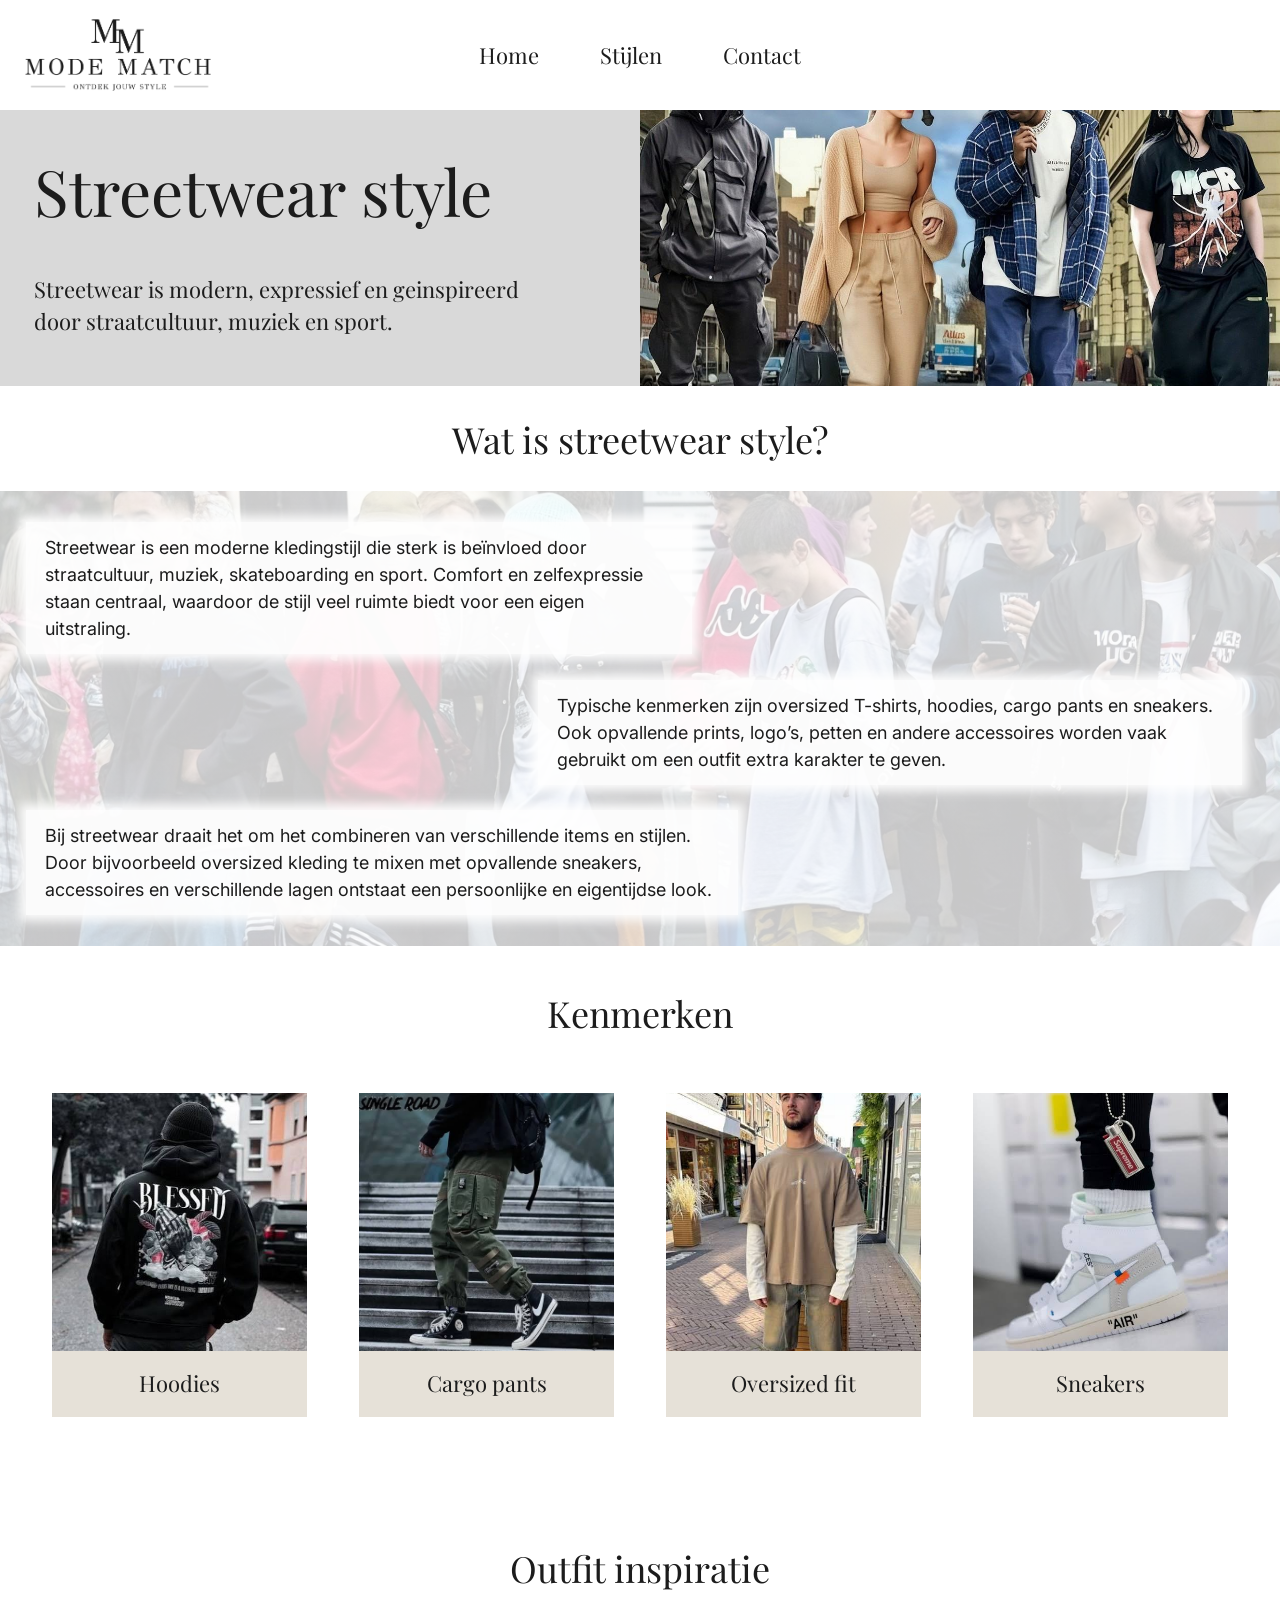
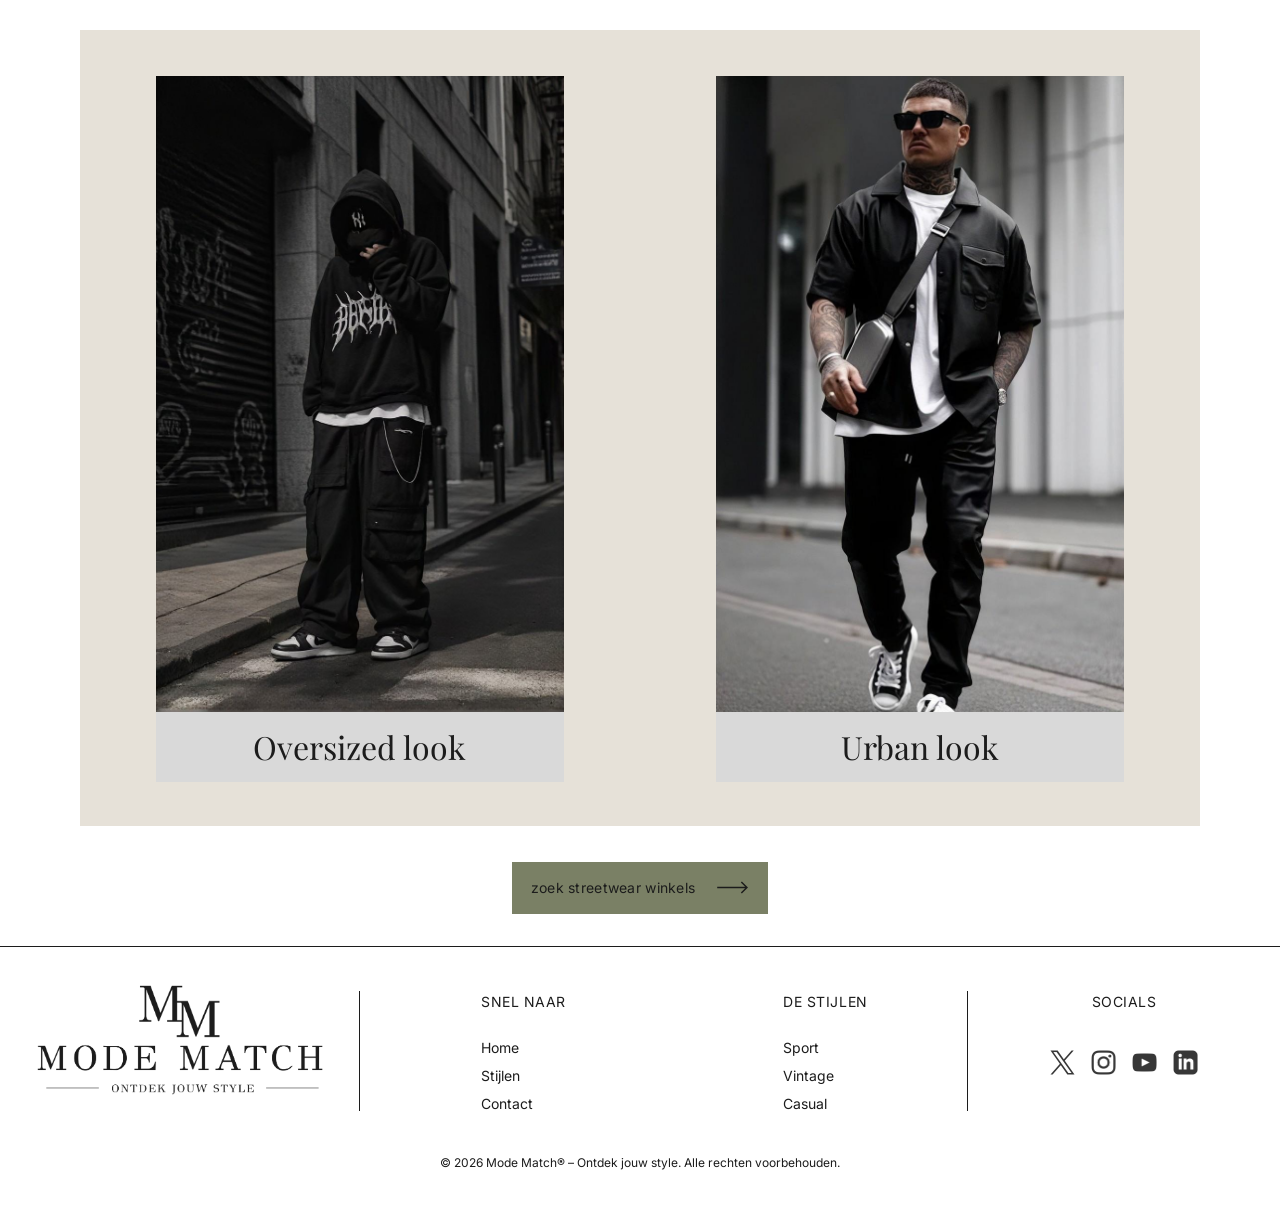
<file: streetwear.html>
<!DOCTYPE html>
<html lang="nl">
<head>
	<meta charset="utf-8">
	<meta name="viewport" content="width=device-width, initial-scale=1">
	<meta name="author" content="Maurits T">
	<meta name="description" content="Ontdek streetwear style: modern, expressief en geïnspireerd door straatcultuur. Bekijk kenmerken en outfit inspiratie bij Mode Match.">
	<meta name="keywords" content="mode, kledingstijlen, outfits, inspiratie, Mode Match">
	<title>Streetwear style &ndash; Mode Match&trade;</title>
	<link rel="icon" type="image/png" href="img/favicon.png">
	<link rel="preconnect" href="https://fonts.googleapis.com">
	<link rel="preconnect" href="https://fonts.gstatic.com" crossorigin>
	<link rel="stylesheet" href="https://fonts.googleapis.com/css2?family=Inter:wght@400;500&amp;family=Playfair+Display:wght@400;500;600&amp;display=swap">
	<link rel="stylesheet" type="text/css" href="css/style.css">
</head>
<body class="stijlpagina">
		<header class="paginakop">
			<a class="logo" href="index.html" title="Naar de homepagina van Mode Match"><img src="img/logo.png" alt="Mode Match - Ontdek jouw style" title="Mode Match&trade; - Ontdek jouw style" width="1677" height="646"></a>
			<input type="checkbox" id="menu-schakelaar" class="menu-schakelaar">
			<label for="menu-schakelaar" class="hamburger" title="Menu openen"><span class="verborgen">Menu openen</span></label>
			<nav class="hoofdmenu">
				<h2 class="verborgen">Hoofdmenu</h2>
				<label for="menu-schakelaar" class="sluiten" title="Menu sluiten"><span class="verborgen">Menu sluiten</span></label>
				<ul>
					<li><a href="index.html" title="Naar Home">Home</a></li>
					<li><a href="index.html#stijlen" title="Naar de stijlen">Stijlen</a></li>
					<li><a href="contact.html" title="Naar Contact">Contact</a></li>
				</ul>
			</nav>
		</header>
		<main>
			<section class="intro">
				<article class="intro-tekst">
					<h1>Streetwear style</h1>
					<p><span class="regel">Streetwear is modern, expressief en geinspireerd</span> <span class="regel">door straatcultuur, muziek en sport.</span></p>
				</article>
				<figure>
					<img src="img/streetwear-banner.jpg" alt="Vier mensen in streetwear op een drukke straat" title="Streetwear style">
				</figure>
			</section>
			<section class="uitleg">
				<h2>Wat is streetwear style?</h2>
				<section class="uitleg-vlak uitleg-streetwear">
					<h3 class="verborgen">Over streetwear style</h3>
					<p>Streetwear is een moderne kledingstijl die sterk is beïnvloed door straatcultuur, muziek, skateboarding en sport. Comfort en zelfexpressie staan centraal, waardoor de stijl veel ruimte biedt voor een eigen uitstraling.</p>
					<p>Typische kenmerken zijn oversized T-shirts, hoodies, cargo pants en sneakers. Ook opvallende prints, logo’s, petten en andere accessoires worden vaak gebruikt om een outfit extra karakter te geven.</p>
					<p>Bij streetwear draait het om het combineren van verschillende items en stijlen. Door bijvoorbeeld oversized kleding te mixen met opvallende sneakers, accessoires en verschillende lagen ontstaat een persoonlijke en eigentijdse look.</p>
				</section>
			</section>
			<section class="kenmerken">
				<h2>Kenmerken</h2>
				<ul class="kenmerken-lijst">
					<li>
						<figure>
							<img src="img/streetwear-hoodies.jpg" alt="Persoon in zwarte hoodie met grafische print op de rug" title="Hoodies">
							<figcaption>Hoodies</figcaption>
						</figure>
					</li>
					<li>
						<figure>
							<img src="img/streetwear-cargo.jpg" alt="Groene cargobroek met zwarte hoge sneakers" title="Cargo pants">
							<figcaption>Cargo pants</figcaption>
						</figure>
					</li>
					<li>
						<figure>
							<img src="img/streetwear-oversized-fit.jpg" alt="Man in oversized beige T-shirt met lange mouwen eronder" title="Oversized fit">
							<figcaption>Oversized fit</figcaption>
						</figure>
					</li>
					<li>
						<figure>
							<img src="img/streetwear-sneakers.jpg" alt="Witte hoge sneakers met opvallende labels" title="Sneakers">
							<figcaption>Sneakers</figcaption>
						</figure>
					</li>
				</ul>
			</section>
			<section class="outfit">
				<h2>Outfit inspiratie</h2>
				<section class="outfit-vlak">
					<h3 class="verborgen">Outfits in streetwear style</h3>
					<figure>
						<img src="img/streetwear-oversized-look.jpg" alt="Persoon in zwarte hoodie en wijde cargobroek in een stadsstraat" title="Oversized look">
						<figcaption>Oversized look</figcaption>
					</figure>
					<figure>
						<img src="img/streetwear-urban.jpg" alt="Man in zwart overhemd en zwarte broek met schoudertas" title="Urban look">
						<figcaption>Urban look</figcaption>
					</figure>
				</section>
			</section>
			<section class="winkelknop">
				<h2 class="verborgen">Winkels</h2>
				<a class="knop knop-pijl" href="https://www.google.com/maps/search/streetwear+winkels" target="_blank" rel="noopener" title="zoek streetwear winkels (opent in een nieuw tabblad)">zoek streetwear winkels</a>
			</section>
		</main>
		<footer class="paginavoet">
			<section class="voet-raster">
				<h2 class="verborgen">Voettekst</h2>
				<a class="voet-logo" href="index.html" title="Naar de homepagina van Mode Match"><img src="img/logo.png" alt="Mode Match - Ontdek jouw style" title="Mode Match&trade; - Ontdek jouw style" width="1677" height="646"></a>
				<nav class="voet-kolom">
					<h2>Snel naar</h2>
					<ul>
						<li><a href="index.html" title="Naar Home">Home</a></li>
						<li><a href="index.html#stijlen" title="Naar de stijlen">Stijlen</a></li>
						<li class="alleen-mobiel"><a href="index.html#over-ons" title="Meer over Mode Match">Over ons</a></li>
						<li><a href="contact.html" title="Naar Contact">Contact</a></li>
					</ul>
				</nav>
				<nav class="voet-kolom">
					<h2>De stijlen</h2>
					<ul>
						<li><a href="sport.html" title="Naar Sport style">Sport</a></li>
						<li><a href="vintage.html" title="Naar Vintage style">Vintage</a></li>
						<li><a href="casual.html" title="Naar Casual style">Casual</a></li>
						<li class="alleen-mobiel"><a href="streetwear.html" title="Naar Streetwear style">Streetwear</a></li>
					</ul>
				</nav>
				<section class="voet-socials">
					<h2>Socials</h2>
					<ul class="socials-lijst">
						<li><a href="https://x.com" target="_blank" rel="noopener" title="Mode Match op X"><img src="img/social-x.png" alt="X" title="X"></a></li>
						<li><a href="https://www.instagram.com" target="_blank" rel="noopener" title="Mode Match op Instagram"><img src="img/social-instagram.png" alt="Instagram" title="Instagram"></a></li>
						<li><a href="https://www.youtube.com" target="_blank" rel="noopener" title="Mode Match op YouTube"><img src="img/social-youtube.png" alt="YouTube" title="YouTube"></a></li>
						<li><a href="https://www.linkedin.com" target="_blank" rel="noopener" title="Mode Match op LinkedIn"><img src="img/social-linkedin.png" alt="LinkedIn" title="LinkedIn"></a></li>
					</ul>
				</section>
			</section>
			<small class="copyright">&copy; 2026 Mode Match&reg; &ndash; Ontdek jouw style. Alle rechten voorbehouden.</small>
		</footer>
	</body>
</html>
</file>
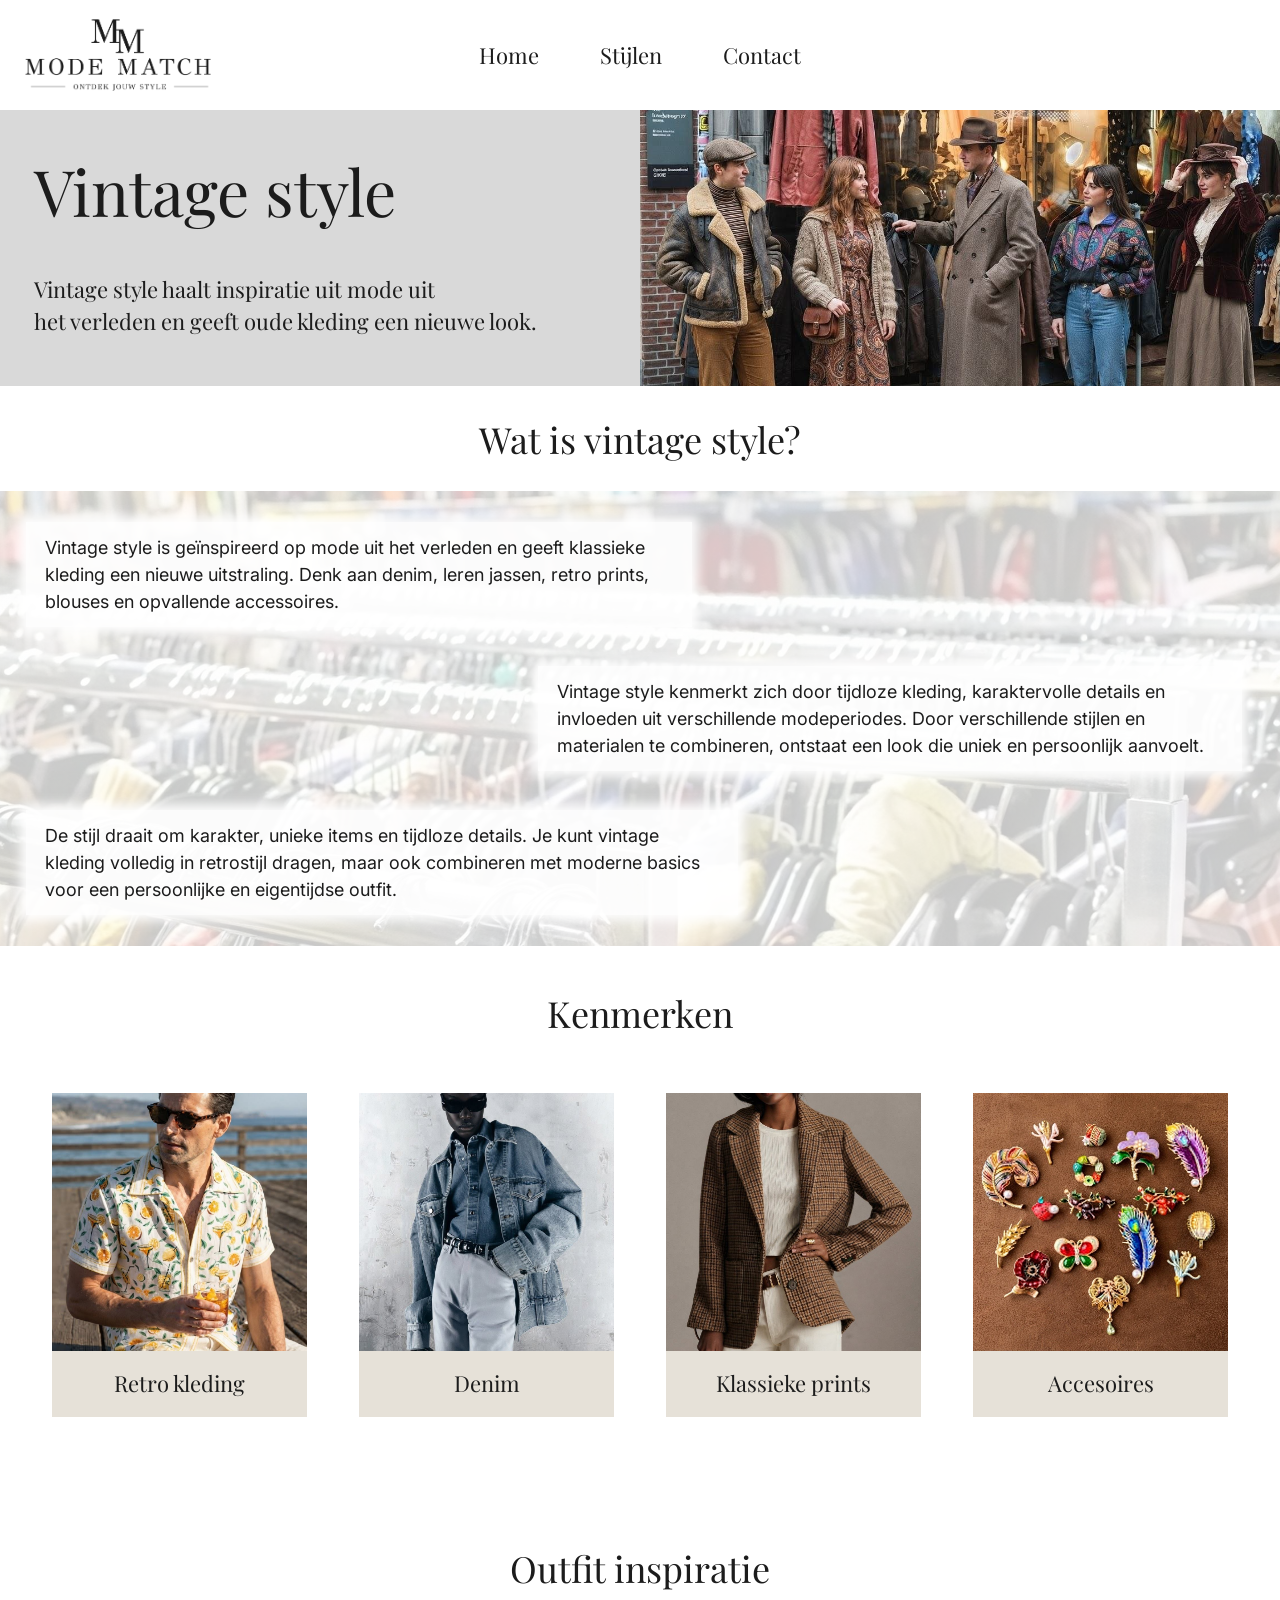
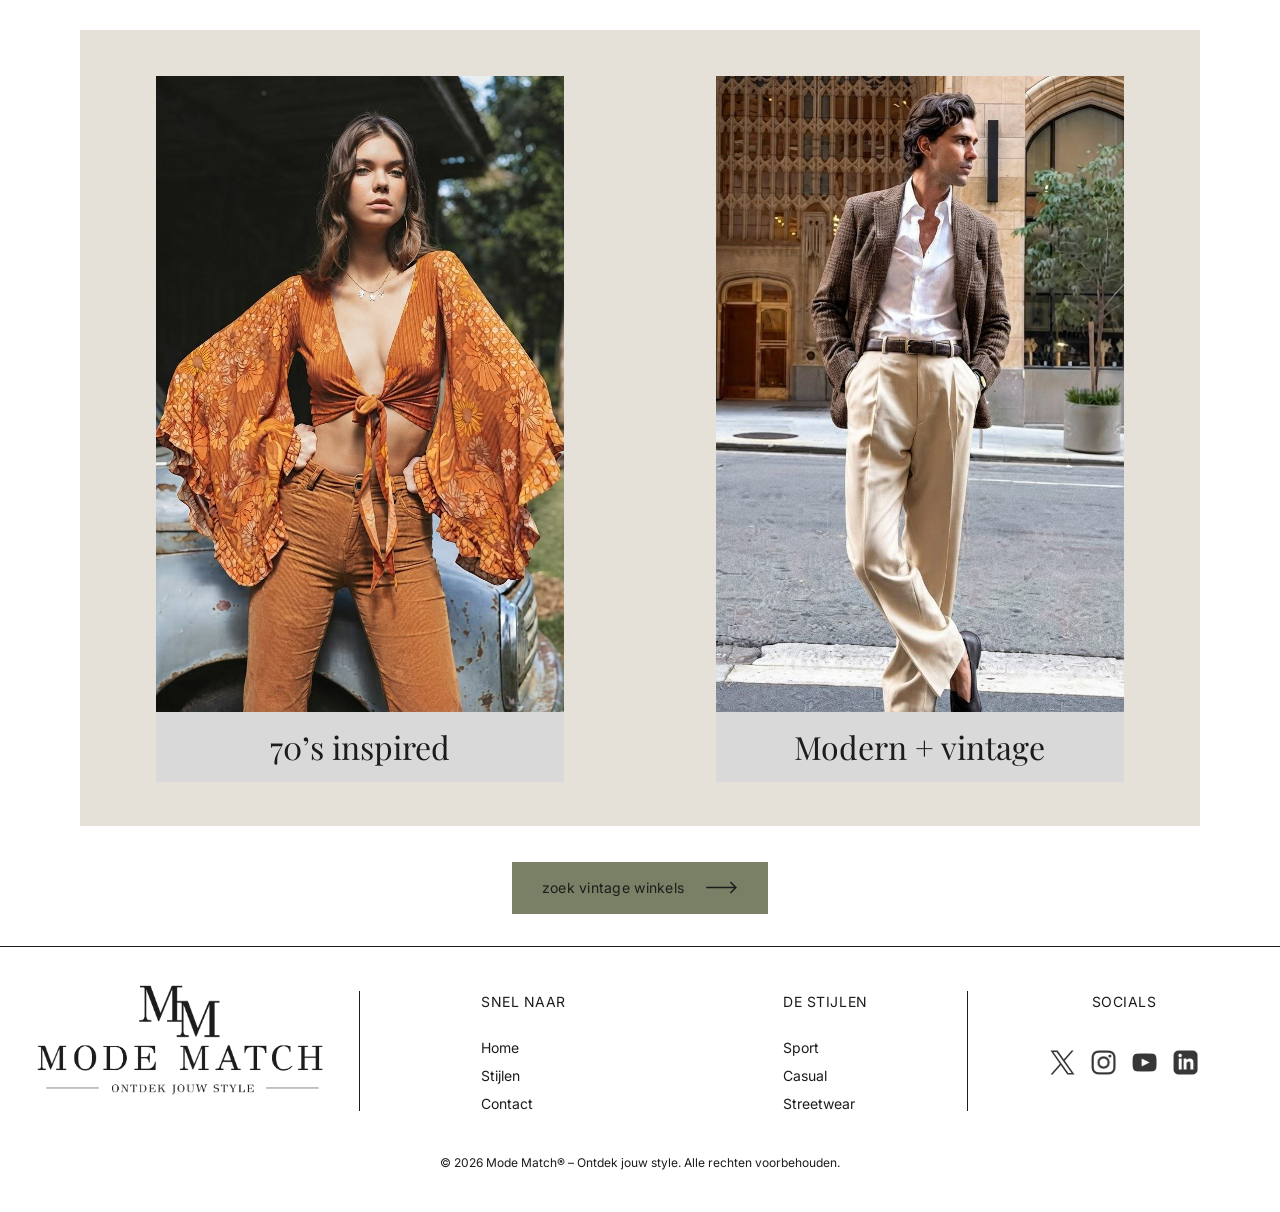
<file: vintage.html>
<!DOCTYPE html>
<html lang="nl">
<head>
	<meta charset="utf-8">
	<meta name="viewport" content="width=device-width, initial-scale=1">
	<meta name="author" content="Maurits T">
	<meta name="description" content="Ontdek vintage style: kleding met karakter uit het verleden in een nieuwe look. Bekijk kenmerken en outfit inspiratie bij Mode Match.">
	<meta name="keywords" content="mode, kledingstijlen, outfits, inspiratie, Mode Match">
	<title>Vintage style &ndash; Mode Match&trade;</title>
	<link rel="icon" type="image/png" href="img/favicon.png">
	<link rel="preconnect" href="https://fonts.googleapis.com">
	<link rel="preconnect" href="https://fonts.gstatic.com" crossorigin>
	<link rel="stylesheet" href="https://fonts.googleapis.com/css2?family=Inter:wght@400;500&amp;family=Playfair+Display:wght@400;500;600&amp;display=swap">
	<link rel="stylesheet" type="text/css" href="css/style.css">
</head>
<body class="stijlpagina">
		<header class="paginakop">
			<a class="logo" href="index.html" title="Naar de homepagina van Mode Match"><img src="img/logo.png" alt="Mode Match - Ontdek jouw style" title="Mode Match&trade; - Ontdek jouw style" width="1677" height="646"></a>
			<input type="checkbox" id="menu-schakelaar" class="menu-schakelaar">
			<label for="menu-schakelaar" class="hamburger" title="Menu openen"><span class="verborgen">Menu openen</span></label>
			<nav class="hoofdmenu">
				<h2 class="verborgen">Hoofdmenu</h2>
				<label for="menu-schakelaar" class="sluiten" title="Menu sluiten"><span class="verborgen">Menu sluiten</span></label>
				<ul>
					<li><a href="index.html" title="Naar Home">Home</a></li>
					<li><a href="index.html#stijlen" title="Naar de stijlen">Stijlen</a></li>
					<li><a href="contact.html" title="Naar Contact">Contact</a></li>
				</ul>
			</nav>
		</header>
		<main>
			<section class="intro">
				<article class="intro-tekst">
					<h1>Vintage style</h1>
					<p><span class="regel">Vintage style haalt inspiratie uit mode uit</span> <span class="regel">het verleden en geeft oude kleding een nieuwe look.</span></p>
				</article>
				<figure>
					<img src="img/vintage-banner.jpg" alt="Groep mensen in vintage kleding voor een kledingwinkel" title="Vintage style">
				</figure>
			</section>
			<section class="uitleg">
				<h2>Wat is vintage style?</h2>
				<section class="uitleg-vlak uitleg-vintage">
					<h3 class="verborgen">Over vintage style</h3>
					<p>Vintage style is geïnspireerd op mode uit het verleden en geeft klassieke kleding een nieuwe uitstraling. Denk aan denim, leren jassen, retro prints, blouses en opvallende accessoires.</p>
					<p>Vintage style kenmerkt zich door tijdloze kleding, karaktervolle details en invloeden uit verschillende modeperiodes. Door verschillende stijlen en materialen te combineren, ontstaat een look die uniek en persoonlijk aanvoelt.</p>
					<p>De stijl draait om karakter, unieke items en tijdloze details. Je kunt vintage kleding volledig in retrostijl dragen, maar ook combineren met moderne basics voor een persoonlijke en eigentijdse outfit.</p>
				</section>
			</section>
			<section class="kenmerken">
				<h2>Kenmerken</h2>
				<ul class="kenmerken-lijst">
					<li>
						<figure>
							<img src="img/vintage-retro.jpg" alt="Man in retro overhemd met citroenprint" title="Retro kleding">
							<figcaption>Retro kleding</figcaption>
						</figure>
					</li>
					<li>
						<figure>
							<img src="img/vintage-denim.jpg" alt="Persoon in vintage spijkerjack" title="Denim">
							<figcaption>Denim</figcaption>
						</figure>
					</li>
					<li>
						<figure>
							<img src="img/vintage-prints.jpg" alt="Geruite blazer met witte top" title="Klassieke prints">
							<figcaption>Klassieke prints</figcaption>
						</figure>
					</li>
					<li>
						<figure>
							<img src="img/vintage-accessoires.jpg" alt="Verzameling kleurrijke vintage broches" title="Accesoires">
							<figcaption>Accesoires</figcaption>
						</figure>
					</li>
				</ul>
			</section>
			<section class="outfit">
				<h2>Outfit inspiratie</h2>
				<section class="outfit-vlak">
					<h3 class="verborgen">Outfits in vintage style</h3>
					<figure>
						<img src="img/vintage-70s.jpg" alt="Vrouw in oranje seventies-blouse en broek" title="70’s inspired">
						<figcaption>70’s inspired</figcaption>
					</figure>
					<figure>
						<img src="img/vintage-modern.jpg" alt="Man in tweed jasje, wit overhemd en beige pantalon" title="Modern + vintage">
						<figcaption>Modern + vintage</figcaption>
					</figure>
				</section>
			</section>
			<section class="winkelknop">
				<h2 class="verborgen">Winkels</h2>
				<a class="knop knop-pijl" href="https://www.google.com/maps/search/vintage+kleding+winkels" target="_blank" rel="noopener" title="zoek vintage winkels (opent in een nieuw tabblad)">zoek vintage winkels</a>
			</section>
		</main>
		<footer class="paginavoet">
			<section class="voet-raster">
				<h2 class="verborgen">Voettekst</h2>
				<a class="voet-logo" href="index.html" title="Naar de homepagina van Mode Match"><img src="img/logo.png" alt="Mode Match - Ontdek jouw style" title="Mode Match&trade; - Ontdek jouw style" width="1677" height="646"></a>
				<nav class="voet-kolom">
					<h2>Snel naar</h2>
					<ul>
						<li><a href="index.html" title="Naar Home">Home</a></li>
						<li><a href="index.html#stijlen" title="Naar de stijlen">Stijlen</a></li>
						<li class="alleen-mobiel"><a href="index.html#over-ons" title="Meer over Mode Match">Over ons</a></li>
						<li><a href="contact.html" title="Naar Contact">Contact</a></li>
					</ul>
				</nav>
				<nav class="voet-kolom">
					<h2>De stijlen</h2>
					<ul>
						<li><a href="sport.html" title="Naar Sport style">Sport</a></li>
						<li class="alleen-mobiel"><a href="vintage.html" title="Naar Vintage style">Vintage</a></li>
						<li><a href="casual.html" title="Naar Casual style">Casual</a></li>
						<li><a href="streetwear.html" title="Naar Streetwear style">Streetwear</a></li>
					</ul>
				</nav>
				<section class="voet-socials">
					<h2>Socials</h2>
					<ul class="socials-lijst">
						<li><a href="https://x.com" target="_blank" rel="noopener" title="Mode Match op X"><img src="img/social-x.png" alt="X" title="X"></a></li>
						<li><a href="https://www.instagram.com" target="_blank" rel="noopener" title="Mode Match op Instagram"><img src="img/social-instagram.png" alt="Instagram" title="Instagram"></a></li>
						<li><a href="https://www.youtube.com" target="_blank" rel="noopener" title="Mode Match op YouTube"><img src="img/social-youtube.png" alt="YouTube" title="YouTube"></a></li>
						<li><a href="https://www.linkedin.com" target="_blank" rel="noopener" title="Mode Match op LinkedIn"><img src="img/social-linkedin.png" alt="LinkedIn" title="LinkedIn"></a></li>
					</ul>
				</section>
			</section>
			<small class="copyright">&copy; 2026 Mode Match&reg; &ndash; Ontdek jouw style. Alle rechten voorbehouden.</small>
		</footer>
	</body>
</html>
</file>
<file: css/style.css>
/* ==========================================================================
   Mode Match - hoofdstijlblad
   Lettertypen: Playfair Display (koppen), Inter (tekst)
   Kleuren: #FFFFFF (60%), #1C1C1C (30%), #7A8065 (10%), #E6E1D8, #D9D9D9
   Opbouw: 1. basis  2. header  3. home  4. stijlpagina's  5. contact
           6. footer  7. pop-ups  8. desktop (min 769px)  9. mobiel (max 768px)
   ========================================================================== */

/* 1. Basis ---------------------------------------------------------------- */
html {
	font-size: 100%;
}

body {
	margin: 0;
	font-family: "Inter", Arial, sans-serif;
	font-size: 1rem;
	line-height: 1.5;
	letter-spacing: 0;
	word-spacing: normal;
	color: #1C1C1C;
	background-color: #FFFFFF;
}

h1, h2, h3, h4 {
	margin: 0;
	font-family: "Playfair Display", Georgia, serif;
	font-weight: 400;
	line-height: 1.2;
}

p {
	margin: 0;
	text-indent: 0;
}

.uitleg-vlak p::first-letter {
	text-transform: uppercase;
}

ul {
	margin: 0;
	padding: 0;
	list-style: none;
}

figure {
	margin: 0;
}

img {
	display: block;
	max-width: 100%;
	height: auto;
}

a {
	color: #1C1C1C;
	text-decoration: none;
}

a:visited {
	color: #1C1C1C;
}

a:hover {
	color: #7A8065;
}

a:active {
	color: #1C1C1C;
	text-decoration: underline;
}

a:focus {
	outline: 2px solid #7A8065;
	outline-offset: 3px;
}

.verborgen {
	position: absolute;
	width: 1px;
	height: 1px;
	margin: -1px;
	padding: 0;
	overflow: hidden;
	clip: rect(0, 0, 0, 0);
	border: 0;
	white-space: nowrap;
}

.regel {
	display: inline-block;
	max-width: 100%;
}

.contact-intro .regel,
.redenen .regel,
.intro-tekst .regel {
	display: block;
}

/* Knoppen */
.knop {
	display: inline-flex;
	align-items: center;
	justify-content: center;
	box-sizing: border-box;
	background-color: #7A8065;
	color: #1C1C1C;
	font-family: "Inter", Arial, sans-serif;
	font-size: 1rem;
	line-height: 1;
	letter-spacing: 0.02em;
	text-transform: uppercase;
	border: 0;
	cursor: pointer;
}

.knop:visited {
	color: #1C1C1C;
}

.knop:hover {
	background-color: #1C1C1C;
	color: #E6E1D8;
}

.knop:active {
	background-color: #1C1C1C;
	color: #FFFFFF;
	text-decoration: none;
}

.knop-pijl::after {
	content: "";
	display: block;
	width: 32px;
	height: 14px;
	background-image: url("../img/pijl.svg");
	background-repeat: no-repeat;
	background-position: center;
	background-size: contain;
}

.knop-pijl:hover::after {
	filter: invert(1);
}

/* 2. Header en navigatie -------------------------------------------------- */
.paginakop {
	position: relative;
	display: grid;
	grid-template-columns: 1fr auto 1fr;
	align-items: center;
	box-sizing: border-box;
	background-color: #FFFFFF;
}

.logo {
	display: block;
}

.hoofdmenu ul {
	display: flex;
}

.hoofdmenu a {
	font-family: "Playfair Display", Georgia, serif;
}

.menu-schakelaar {
	position: absolute;
	opacity: 0;
	pointer-events: none;
}

.hamburger,
.sluiten {
	display: none;
	cursor: pointer;
	background-repeat: no-repeat;
	background-position: center;
}

.menu-schakelaar:focus + .hamburger {
	outline: 2px solid #7A8065;
	outline-offset: 3px;
}

/* 3. Home ----------------------------------------------------------------- */
.hero {
	position: relative;
	overflow: hidden;
}

.hero > img {
	width: 100%;
	height: 100%;
	object-fit: cover;
}

.hero-tekst {
	position: absolute;
	top: 0;
	left: 0;
}

.hero-tekst h1 {
	line-height: 1.2;
}

.hero-tekst p {
	font-family: "Playfair Display", Georgia, serif;
}

.kaarten {
	display: grid;
	grid-template-columns: repeat(4, 1fr);
}

.kaarten a,
.kenmerken-lijst a {
	display: block;
}

.kaarten img {
	width: 100%;
	object-fit: cover;
	object-position: center top;
}

.kaarten figcaption {
	display: grid;
	grid-template-columns: 1fr 26px;
	align-items: center;
	background-color: #E6E1D8;
}

.kaarten figcaption::after {
	content: "";
	grid-column: 2;
	grid-row: 1 / span 2;
	width: 26px;
	height: 14px;
	background-image: url("../img/pijl.svg");
	background-repeat: no-repeat;
	background-position: center;
	background-size: contain;
}

.kaarten h3 {
	font-size: 1.5rem;
	line-height: 1.2;
}

.kaarten p {
	font-family: "Playfair Display", Georgia, serif;
	line-height: 1.2;
}

.inspiratie {
	display: grid;
	grid-template-columns: 1fr 1fr;
}

.inspiratie > figure img {
	width: 100%;
	height: 100%;
	object-fit: cover;
}

.inspiratie-tekst {
	background-color: #E6E1D8;
}

.inspiratie-tekst h3 {
	text-transform: uppercase;
	line-height: 1.2;
}

/* 4. Stijlpagina's -------------------------------------------------------- */
.intro {
	display: grid;
	grid-template-columns: 1fr 1fr;
}

.intro-tekst {
	background-color: #D9D9D9;
}

.intro-tekst p {
	font-family: "Playfair Display", Georgia, serif;
}

.intro > figure,
.intro > figure img {
	width: 100%;
	height: 100%;
}

.intro > figure img {
	object-fit: cover;
}

.uitleg h2 {
	text-align: center;
}

.uitleg-vlak {
	display: flex;
	flex-direction: column;
	justify-content: space-between;
	background-repeat: no-repeat;
	background-position: center;
	background-size: cover;
}

.uitleg-sport {
	background-image: linear-gradient(rgba(255, 255, 255, 0.78), rgba(255, 255, 255, 0.78)), url("../img/sport-achtergrond.jpg");
}

.uitleg-vintage {
	background-image: linear-gradient(rgba(255, 255, 255, 0.78), rgba(255, 255, 255, 0.78)), url("../img/vintage-achtergrond.jpg");
}

.uitleg-casual {
	background-image: linear-gradient(rgba(255, 255, 255, 0.78), rgba(255, 255, 255, 0.78)), url("../img/casual-achtergrond.jpg");
}

.uitleg-streetwear {
	background-image: linear-gradient(rgba(255, 255, 255, 0.78), rgba(255, 255, 255, 0.78)), url("../img/streetwear-achtergrond.jpg");
}

.uitleg-vlak p {
	box-sizing: border-box;
	background-color: rgba(255, 255, 255, 0.92);
	box-shadow: 0 0 10px 6px rgba(255, 255, 255, 0.92);
}

.uitleg-vlak p:nth-of-type(odd) {
	align-self: flex-start;
}

.uitleg-vlak p:nth-of-type(even) {
	align-self: flex-end;
}

.kenmerken h2,
.outfit h2 {
	text-align: center;
}

.kenmerken-lijst {
	display: grid;
	grid-template-columns: repeat(4, 1fr);
}

.kenmerken-lijst img {
	width: 100%;
	object-fit: cover;
}

.kenmerken-lijst figcaption {
	display: flex;
	align-items: center;
	justify-content: center;
	background-color: #E6E1D8;
	font-family: "Playfair Display", Georgia, serif;
}

.outfit-vlak {
	display: grid;
	grid-template-columns: 1fr 1fr;
	box-sizing: border-box;
	margin: 0 auto;
	background-color: #E6E1D8;
}

.outfit-vlak figure {
	margin-left: auto;
	margin-right: auto;
}

.outfit-vlak img {
	width: 100%;
	object-fit: cover;
}

.outfit-vlak figcaption {
	display: flex;
	align-items: center;
	justify-content: center;
	background-color: #D9D9D9;
	font-family: "Playfair Display", Georgia, serif;
}

.winkelknop {
	text-align: center;
}

.winkelknop .knop {
	text-transform: lowercase;
	font-size: 0.875rem;
}

/* 5. Contact -------------------------------------------------------------- */
.contact-intro {
	text-align: center;
}

.contact-intro p {
	margin-left: auto;
	margin-right: auto;
}

.contact-intro img {
	margin-left: auto;
	margin-right: auto;
}

.contact-redenen h2 {
	display: flex;
	align-items: center;
	justify-content: center;
	text-align: center;
}

.contact-redenen h2::before,
.contact-redenen h2::after {
	content: "";
	flex: 1 1 auto;
	height: 1px;
	background-color: #1C1C1C;
}

.redenen {
	display: grid;
	grid-template-columns: 1fr 1fr;
}

.redenen article {
	box-sizing: border-box;
	background-color: #E6E1D8;
	text-align: center;
}

.redenen h3 {
	font-family: "Inter", Arial, sans-serif;
	font-weight: 400;
}

.icoon-cirkel {
	display: flex;
	align-items: center;
	justify-content: center;
	margin-left: auto;
	margin-right: auto;
	border-radius: 50%;
	background-color: #7A8065;
}

.icoon-cirkel img {
	width: 50%;
	height: 50%;
	object-fit: contain;
}

.contact-formulier h2 {
	text-align: center;
	letter-spacing: 0.1em;
}

.contact-formulier form {
	box-sizing: border-box;
	margin-left: auto;
	margin-right: auto;
	background-color: #E6E1D8;
}

.contact-formulier fieldset {
	margin: 0;
	padding: 0;
	border: 0;
	min-width: 0;
}

.contact-formulier legend {
	padding: 0;
}

.aanhef-keuze {
	display: flex;
	justify-content: space-between;
}

.aanhef-keuze label {
	display: flex;
	align-items: center;
}

.aanhef-keuze input {
	margin: 0 8px 0 0;
}

.veld {
	display: block;
}

.veld label {
	display: block;
}

.veld input,
.veld textarea {
	display: block;
	box-sizing: border-box;
	width: 100%;
	border: 1px solid #FFFFFF;
	background-color: #FFFFFF;
	font-family: "Inter", Arial, sans-serif;
	color: #1C1C1C;
}

.veld input:focus,
.veld textarea:focus {
	outline: 2px solid #7A8065;
	border-color: #7A8065;
}

.veld textarea {
	resize: vertical;
}

.verstuur {
	display: block;
	box-sizing: border-box;
	margin-left: auto;
	margin-right: auto;
	border: 0;
	background-color: #7A8065;
	background-image: url("../img/pijl.svg");
	background-repeat: no-repeat;
	background-size: 30px 13px;
	color: #1C1C1C;
	font-family: "Inter", Arial, sans-serif;
	cursor: pointer;
}

.verstuur:hover {
	background-color: #1C1C1C;
	color: #E6E1D8;
}

.verstuur:active {
	background-color: #1C1C1C;
	color: #FFFFFF;
}

/* 6. Footer --------------------------------------------------------------- */
.paginavoet {
	box-sizing: border-box;
}

.paginavoet h2 {
	font-family: "Inter", Arial, sans-serif;
	font-weight: 400;
	text-transform: uppercase;
	letter-spacing: 0.04em;
}

.paginavoet a {
	font-family: "Inter", Arial, sans-serif;
}

.voet-logo img {
	height: auto;
}

.socials-lijst {
	display: table;
	margin-left: auto;
	margin-right: auto;
}

.socials-lijst li {
	float: left;
}

.socials-lijst li {
	display: flex;
	align-items: center;
	height: 26px;
}

.socials-lijst img {
	width: 24px;
	height: auto;
}

.copyright {
	display: block;
	text-align: center;
	font-size: 0.75rem;
}

/* 7. Pop-ups -------------------------------------------------------------- */
.cookies {
	position: fixed;
	z-index: 9999;
	box-sizing: border-box;
	background-color: #FFFFFF;
	border-style: double;
	border-width: 4px;
	border-color: #1C1C1C;
	color: #1C1C1C;
}

.cookies-schakelaar {
	position: fixed;
	top: 0;
	left: 0;
	opacity: 0;
	pointer-events: none;
}

.cookies-schakelaar:checked + .cookies {
	display: none;
}

.cookies-schakelaar:focus + .cookies {
	outline: 3px solid #7A8065;
}

.cookies h2 {
	font-size: 1.5rem;
}

.cookies p {
	font-size: 0.875rem;
	line-height: 1.5;
	text-indent: 0;
}

.cookies-knoppen {
	display: flex;
}

.cookies .knop {
	height: 40px;
	padding: 0 20px;
	font-size: 0.8125rem;
}

.cookies .knop-grijs {
	background-color: #D9D9D9;
}

.cookies .knop-grijs:hover {
	background-color: #1C1C1C;
	color: #E6E1D8;
}

.bevestiging {
	display: none;
	position: fixed;
	z-index: 9998;
	top: 50%;
	left: 50%;
	box-sizing: border-box;
	width: 92%;
	max-width: 420px;
	padding: 28px 24px 32px;
	transform: translate(-50%, -50%);
	background-color: #FFFFFF;
	border: 1px solid #1C1C1C;
	text-align: center;
}

.bevestiging:target {
	display: block;
}

.bevestiging h2,
.bevestiging p {
	font-family: "Inter", Arial, sans-serif;
	font-size: 1.25rem;
	font-weight: 400;
	line-height: 1.5;
}

.bevestiging p {
	margin-top: 14px;
}

.bevestiging .knop {
	width: 180px;
	height: 36px;
	margin-top: 22px;
	font-size: 1rem;
	text-transform: none;
	letter-spacing: 0;
}

/* 8. Desktop (vanaf 769px) ------------------------------------------------ */
@media (min-width: 769px) {
	.paginakop {
		height: 110px;
		padding: 0 25px;
	}

	.logo img {
		width: 186px;
	}

	body.home .paginakop {
		height: 90px;
		align-items: start;
	}

	body.home .logo {
		margin-top: 5px;
	}

	body.home .logo img {
		width: 163px;
	}

	body.home .hoofdmenu {
		height: 90px;
	}

	body.contact .paginakop {
		border-bottom: 1px solid #1C1C1C;
	}

	.hoofdmenu {
		display: flex;
		align-items: center;
	}

	.hoofdmenu ul {
		gap: 61px;
	}

	.hoofdmenu a {
		font-size: 1.375rem;
	}

	.hoofdmenu .sluiten {
		display: none;
	}

	.alleen-mobiel {
		display: none;
	}

	/* Home */
	.hero {
		height: 451px;
	}

	.hero-tekst {
		padding-top: 75px;
	}

	.hero-tekst h1 {
		margin-left: 47px;
		font-size: 4rem;
	}

	.hero-tekst p {
		max-width: 400px;
		margin: 40px 0 0 95px;
		font-size: 1.375rem;
		line-height: 1.5;
	}

	.hero-tekst .knop {
		width: 255px;
		height: 50px;
		margin: 49px 0 0 106px;
		gap: 22px;
	}

	.stijlen,
	.inspiratie-sectie {
		text-align: center;
	}

	.stijlen {
		padding: 55px 52px 0;
	}

	.stijlen h2,
	.inspiratie-sectie h2 {
		font-size: 2.25rem;
	}

	.stijlen h2 {
		margin-bottom: 52px;
	}

	.kaarten {
		gap: 52px;
		text-align: left;
	}

	.kaarten img {
		height: 21vw;
	}

	.kaarten figcaption {
		height: 68px;
		padding: 0 20px;
		box-sizing: border-box;
	}

	.kaarten p {
		font-size: 0.6875rem;
	}

	.inspiratie-sectie h2 {
		margin: 55px 0 47px;
	}

	.inspiratie {
		height: 418px;
		overflow: hidden;
		grid-template-rows: 100%;
		text-align: left;
	}

	.hero-tekst .regel {
		display: block;
	}

	.alleen-desktop {
		display: inline;
	}

	.inspiratie-tekst {
		padding: 56px 79px 0;
	}

	.inspiratie-tekst h3 {
		margin-bottom: 30px;
		font-size: 2.25rem;
	}

	.inspiratie-tekst p {
		font-size: 1.25rem;
		line-height: 1.4;
	}

	.inspiratie-tekst .knop {
		width: 256px;
		height: 52px;
		margin-top: 38px;
		gap: 22px;
	}

	/* Stijlpagina's */
	.intro {
		height: 276px;
	}

	.intro-tekst {
		padding: 43px 34px 0;
	}

	.intro-tekst h1 {
		font-size: 4rem;
	}

	.intro-tekst p {
		margin-top: 44px;
		font-size: 1.375rem;
		line-height: 1.45;
	}

	.uitleg h2,
	.kenmerken h2,
	.outfit h2 {
		font-size: 2.25rem;
	}

	.uitleg h2 {
		padding: 32px 0 30px;
	}

	.uitleg-vlak {
		height: 455px;
		padding: 31px 0;
		box-sizing: border-box;
	}

	.uitleg-vlak p {
		padding: 12px 19px;
		font-size: 1.125rem;
		line-height: 1.5;
	}

	.uitleg-vlak p:nth-of-type(1) {
		width: 52%;
		margin-left: 26px;
	}

	.uitleg-vlak p:nth-of-type(2) {
		width: 55%;
		margin-right: 38px;
	}

	.uitleg-vlak p:nth-of-type(3) {
		width: 55.6%;
		margin-left: 26px;
	}

	.kenmerken {
		padding: 46px 52px 0;
	}

	.kenmerken h2 {
		margin-bottom: 58px;
	}

	.kenmerken-lijst {
		gap: 52px;
	}

	.kenmerken-lijst img {
		height: 20.1vw;
	}

	.kenmerken-lijst figcaption {
		height: 66px;
		font-size: 1.375rem;
	}

	.outfit {
		margin-top: 130px;
	}

	.outfit-vlak {
		width: 87.5%;
		margin-top: 40px;
		padding: 46px 0 44px;
	}

	.outfit-vlak figure {
		width: 73%;
	}

	.outfit-vlak img {
		height: 636px;
	}

	.outfit-vlak figcaption {
		height: 70px;
		font-size: 2rem;
	}

	.winkelknop {
		padding: 36px 0 32px;
	}

	.winkelknop .knop {
		width: 256px;
		height: 52px;
		gap: 22px;
	}

	/* Contact */
	.contact-intro {
		padding: 40px 0 0;
	}

	.contact-intro h1 {
		font-size: 4rem;
	}

	.contact-intro p {
		max-width: 480px;
		margin-top: 24px;
		font-size: 1.25rem;
		line-height: 1.5;
	}

	.contact-intro img {
		width: 75%;
		max-width: 1084px;
		margin-top: 62px;
		margin-bottom: 64px;
	}

	.contact-redenen,
	.contact-formulier {
		border-top: 1px solid #1C1C1C;
	}

	.contact-redenen {
		padding: 70px 0 62px;
		border-bottom: 1px solid #1C1C1C;
	}

	.contact-redenen h2 {
		gap: 32px;
		padding: 0 139px 0 139px;
		font-size: 2.25rem;
	}

	.redenen {
		gap: 41px 47px;
		width: 80%;
		max-width: 1158px;
		margin: 60px auto 0;
	}

	.redenen article {
		height: 346px;
		padding-top: 28px;
		border: 1px solid #1C1C1C;
	}

	.icoon-cirkel {
		width: 171px;
		height: 171px;
	}

	.redenen h3 {
		margin-top: 8px;
		font-size: 1.75rem;
	}

	.redenen p {
		margin-top: 16px;
		font-size: 1.25rem;
		line-height: 1.5;
	}

	.contact-formulier {
		padding: 60px 0 32px;
	}

	.contact-formulier h2 {
		font-size: 3rem;
	}

	.contact-formulier form {
		width: 77.5%;
		margin-top: 50px;
		padding: 60px 153px 50px;
	}

	.contact-formulier legend,
	.veld label {
		font-size: 0.875rem;
		line-height: 1.5;
	}

	.aanhef-keuze {
		display: grid;
		grid-template-columns: 248px 243px auto;
		justify-content: start;
		margin-top: 22px;
		font-size: 0.875rem;
	}

	.veld {
		margin-top: 58px;
	}

	.veld label {
		margin-bottom: 16px;
	}

	.veld input,
	.veld textarea {
		height: 40px;
		padding: 0 12px;
		font-size: 0.875rem;
	}

	.veld textarea {
		padding: 11px 12px;
		min-height: 40px;
	}

	.verstuur {
		width: 492px;
		height: 52px;
		margin-top: 70px;
		padding: 0 70px 0 0;
		background-position: right 150px center;
		font-size: 0.875rem;
	}

	/* Footer */
	.paginavoet {
		padding: 44px 0 40px;
	}

	body.stijlpagina .paginavoet,
	body.contact .paginavoet {
		border-top: 1px solid #1C1C1C;
	}

	.voet-raster {
		display: grid;
		grid-template-columns: 405fr 476fr 207fr 352fr;
	}

	.voet-logo {
		display: flex;
		align-items: flex-start;
		justify-content: center;
		box-sizing: border-box;
		height: 120px;
		padding: 0 30px;
		border-right: 1px solid #1C1C1C;
	}

	.voet-logo img {
		width: 286px;
		margin-top: -6px;
	}

	.voet-kolom {
		min-height: 120px;
	}

	.voet-kolom:first-of-type {
		padding-left: 121px;
	}

	.voet-socials {
		box-sizing: border-box;
		height: 120px;
		border-left: 1px solid #1C1C1C;
		text-align: center;
	}

	.paginavoet h2 {
		font-size: 0.875rem;
		line-height: 1.5;
	}

	.voet-kolom ul {
		margin-top: 22px;
	}

	.voet-kolom a {
		display: inline-block;
		font-size: 0.875rem;
		line-height: 28px;
	}

	.socials-lijst {
		margin-top: 38px;
	}

	.socials-lijst li {
		margin: 0 8px;
	}

	.socials-lijst img {
		width: 25px;
	}

	.copyright {
		margin-top: 36px;
	}

	/* Cookies */
	.cookies {
		bottom: 24px;
		left: 24px;
		width: 420px;
		padding: 24px 28px 28px;
	}

	.cookies p {
		margin-top: 10px;
	}

	.cookies-knoppen {
		gap: 14px;
		margin-top: 20px;
	}
}

/* 9. Mobiel (tot en met 768px) ------------------------------------------- */
@media (max-width: 768px) {
	.paginakop {
		height: 70px;
		padding: 0 14px;
		grid-template-columns: 1fr auto;
	}

	.logo img {
		width: 138px;
	}

	.hamburger {
		display: block;
		width: 36px;
		height: 36px;
		margin-right: 20px;
		background-image: url("../img/hamburger.svg");
		background-size: 18px 15px;
	}

	.hoofdmenu {
		display: none;
	}

	.menu-schakelaar:checked ~ .hoofdmenu {
		display: block;
		position: absolute;
		z-index: 100;
		top: 0;
		right: 0;
		box-sizing: border-box;
		width: 11.5rem;
		padding: 18px 24px 22px;
		background-color: #FFFFFF;
		border: 1px solid #1C1C1C;
	}

	.hoofdmenu .sluiten {
		display: block;
		width: 30px;
		height: 30px;
		margin-left: auto;
		background-image: url("../img/sluiten.svg");
		background-size: 18px 18px;
	}

	.hoofdmenu ul {
		display: block;
		margin-top: -4px;
	}

	.hoofdmenu li {
		padding: 11px 0;
	}

	.hoofdmenu a {
		font-family: "Inter", Arial, sans-serif;
		font-size: 1.125rem;
	}

	/* Home */
	.hero {
		height: 174px;
	}

	.hero > img {
		object-position: 10% center;
	}

	.hero-tekst {
		padding: 9px 0 0 19px;
	}

	.hero-tekst h1 {
		max-width: 110px;
		font-size: 1.375rem;
		line-height: 1;
	}

	.hero-tekst .regel {
		display: inline;
	}

	.hero-tekst p {
		max-width: 150px;
		margin-top: 8px;
		font-size: 0.75rem;
		font-weight: 500;
		line-height: 1.25;
	}

	.hero-tekst .knop {
		width: 125px;
		height: 20px;
		margin-top: 14px;
		gap: 14px;
		font-size: 0.5625rem;
	}

	.hero-tekst .knop-pijl::after,
	.inspiratie-tekst .knop-pijl::after {
		width: 14px;
		height: 8px;
	}

	.stijlen {
		padding: 10px 11px 0;
		text-align: center;
	}

	.stijlen h2,
	.inspiratie-sectie h2 {
		font-size: 1.125rem;
		text-align: center;
	}

	.stijlen h2 {
		padding: 0 60px 14px;
	}

	.kaarten {
		grid-template-columns: 1fr 1fr;
		gap: 19px;
		text-align: left;
	}

	.kaarten img {
		height: 110px;
	}

	.kaarten figcaption {
		padding: 6px 10px 6px 11px;
		grid-template-columns: 1fr 22px;
	}

	.kaarten figcaption::after {
		width: 22px;
	}

	.kaarten h3 {
		font-size: 1rem;
	}

	.kaarten p {
		font-size: 0.625rem;
	}

	.inspiratie-sectie h2 {
		padding: 24px 0 14px;
	}

	.alleen-desktop {
		display: none;
	}

	.inspiratie {
		grid-template-columns: 1fr;
		width: 300px;
		margin: 0 auto 20px;
	}

	.inspiratie > figure img {
		height: 150px;
	}

	.inspiratie-tekst {
		padding: 14px 14px 18px;
	}

	.inspiratie-tekst h3 {
		margin-bottom: 8px;
		font-size: 1.125rem;
		text-align: center;
	}

	.inspiratie-tekst p {
		font-size: 0.75rem;
		line-height: 1.4;
	}

	.inspiratie-tekst .knop {
		width: 185px;
		height: 24px;
		margin-top: 14px;
		gap: 40px;
		font-size: 0.6875rem;
	}

	/* Stijlpagina's */
	.intro {
		grid-template-columns: 1fr;
	}

	.intro-tekst {
		padding: 9px 11px 6px;
		background-color: #E6E1D8;
	}

	.intro-tekst h1 {
		font-size: 1.25rem;
	}

	.intro-tekst p {
		margin-top: 2px;
		font-size: 0.75rem;
		font-weight: 500;
		line-height: 1.3;
	}

	.intro > figure,
	.intro > figure img {
		height: auto;
	}

	.intro > figure img {
		width: 100%;
		height: 148px;
	}

	.uitleg h2,
	.kenmerken h2,
	.outfit h2 {
		font-size: 1.375rem;
	}

	.uitleg h2 {
		padding: 2px 0 4px;
	}

	.uitleg-vlak {
		padding: 10px 14px 10px;
		gap: 14px;
	}

	.uitleg-vlak p {
		padding: 8px 10px;
		font-size: 0.75rem;
		line-height: 1.4;
	}

	.uitleg-vlak p:nth-of-type(odd),
	.uitleg-vlak p:nth-of-type(even) {
		align-self: stretch;
	}

	.kenmerken {
		padding: 0 13px;
	}

	.kenmerken h2 {
		padding: 2px 0 10px;
	}

	.kenmerken-lijst {
		grid-template-columns: 1fr 1fr;
		gap: 6px;
	}

	.kenmerken-lijst img {
		height: 110px;
	}

	.kenmerken-lijst figcaption {
		height: 38px;
		font-size: 0.875rem;
	}

	.outfit h2 {
		padding: 12px 0 8px;
	}

	.outfit-vlak {
		grid-template-columns: 1fr;
		width: auto;
		margin: 0 30px;
		padding: 16px 0 16px;
		row-gap: 20px;
	}

	.outfit-vlak figure {
		width: 226px;
	}

	.outfit-vlak img {
		height: 324px;
	}

	.outfit-vlak figcaption {
		height: 49px;
		font-size: 0.875rem;
	}

	.winkelknop {
		padding: 16px 0 14px;
	}

	.winkelknop .knop {
		width: 190px;
		height: 34px;
		gap: 30px;
		font-size: 0.75rem;
	}

	/* Contact */
	.contact-intro {
		padding: 0 0 10px;
		border-top: 1px solid #1C1C1C;
	}

	.contact-intro h1 {
		padding-top: 10px;
		font-size: 1.375rem;
	}

	.contact-intro p {
		max-width: 260px;
		margin-top: 2px;
		font-size: 0.75rem;
		line-height: 1.3;
	}

	.contact-intro img {
		width: 100%;
		margin-top: 10px;
	}

	.contact-redenen {
		padding: 8px 14px 0;
		border-top: 1px solid #1C1C1C;
		border-bottom: 1px solid #1C1C1C;
	}

	.contact-redenen h2 {
		gap: 0;
		font-size: 1rem;
	}

	.contact-redenen h2::before,
	.contact-redenen h2::after {
		display: none;
	}

	.redenen {
		grid-template-columns: 1fr;
		row-gap: 20px;
		width: 278px;
		margin: 14px auto 24px;
	}

	.redenen article {
		padding: 22px 0 26px;
	}

	.icoon-cirkel {
		width: 71px;
		height: 71px;
	}

	.redenen h3 {
		margin-top: 6px;
		font-size: 1rem;
	}

	.redenen p {
		margin-top: 10px;
		font-size: 0.75rem;
		line-height: 1.5;
	}

	.contact-formulier {
		padding: 12px 24px 28px;
	}

	.contact-formulier h2 {
		font-size: 1.125rem;
	}

	.contact-formulier form {
		margin-top: 14px;
		padding: 14px 16px 24px;
		background-color: #D9D9D9;
	}

	.contact-formulier legend,
	.veld label {
		font-size: 0.6875rem;
	}

	.aanhef-keuze {
		margin-top: 6px;
		font-size: 0.6875rem;
	}

	.veld {
		margin-top: 16px;
	}

	.veld label {
		margin-bottom: 6px;
	}

	.veld input,
	.veld textarea {
		height: 31px;
		padding: 0 12px;
		font-size: 0.6875rem;
	}

	.veld textarea {
		padding: 9px 12px;
		min-height: 31px;
	}

	.verstuur {
		width: 214px;
		height: 28px;
		margin-top: 30px;
		padding: 0 34px 0 0;
		background-position: right 28px center;
		background-size: 22px 10px;
		font-size: 0.75rem;
	}

	/* Footer */
	.paginavoet {
		padding: 10px 0 16px;
		background-color: #E6E1D8;
		border-top: 2px solid #1C1C1C;
	}

	.voet-logo img {
		width: 100px;
		margin: 0 auto;
	}

	.voet-raster {
		display: grid;
		grid-template-columns: 1fr 1fr;
		padding: 0 76px;
		column-gap: 20px;
	}

	.voet-logo,
	.voet-socials {
		grid-column: 1 / span 2;
	}

	.voet-logo {
		display: block;
		margin-bottom: 20px;
	}

	.voet-kolom {
		display: block;
	}

	.voet-kolom h2 {
		display: inline-block;
		margin-bottom: 14px;
		padding-bottom: 6px;
		border-bottom: 2px solid #1C1C1C;
		font-size: 0.9375rem;
		line-height: 1.3;
	}

	.voet-kolom li {
		margin-bottom: 12px;
	}

	.voet-kolom a {
		display: inline-block;
		min-width: 52px;
		padding-bottom: 1px;
		border-bottom: 1px solid #1C1C1C;
		font-size: 0.8125rem;
		line-height: 1.7;
	}

	.voet-kolom a:hover {
		border-bottom-color: #7A8065;
	}

	.voet-socials h2 {
		display: none;
	}

	.socials-lijst {
		margin-top: 8px;
	}

	.socials-lijst li {
		margin: 0 11px;
	}

	.socials-lijst img {
		width: 20px;
	}

	.copyright {
		margin-top: 14px;
		clear: both;
		padding-top: 8px;
	}

	/* Cookies */
	.cookies {
		right: 10px;
		bottom: 10px;
		left: 10px;
		padding: 16px 18px 18px;
	}

	.cookies p {
		margin-top: 8px;
	}

	.cookies-knoppen {
		gap: 10px;
		margin-top: 14px;
	}

	.cookies .knop {
		flex: 1 1 0;
		padding: 0 8px;
	}
}
</file>
